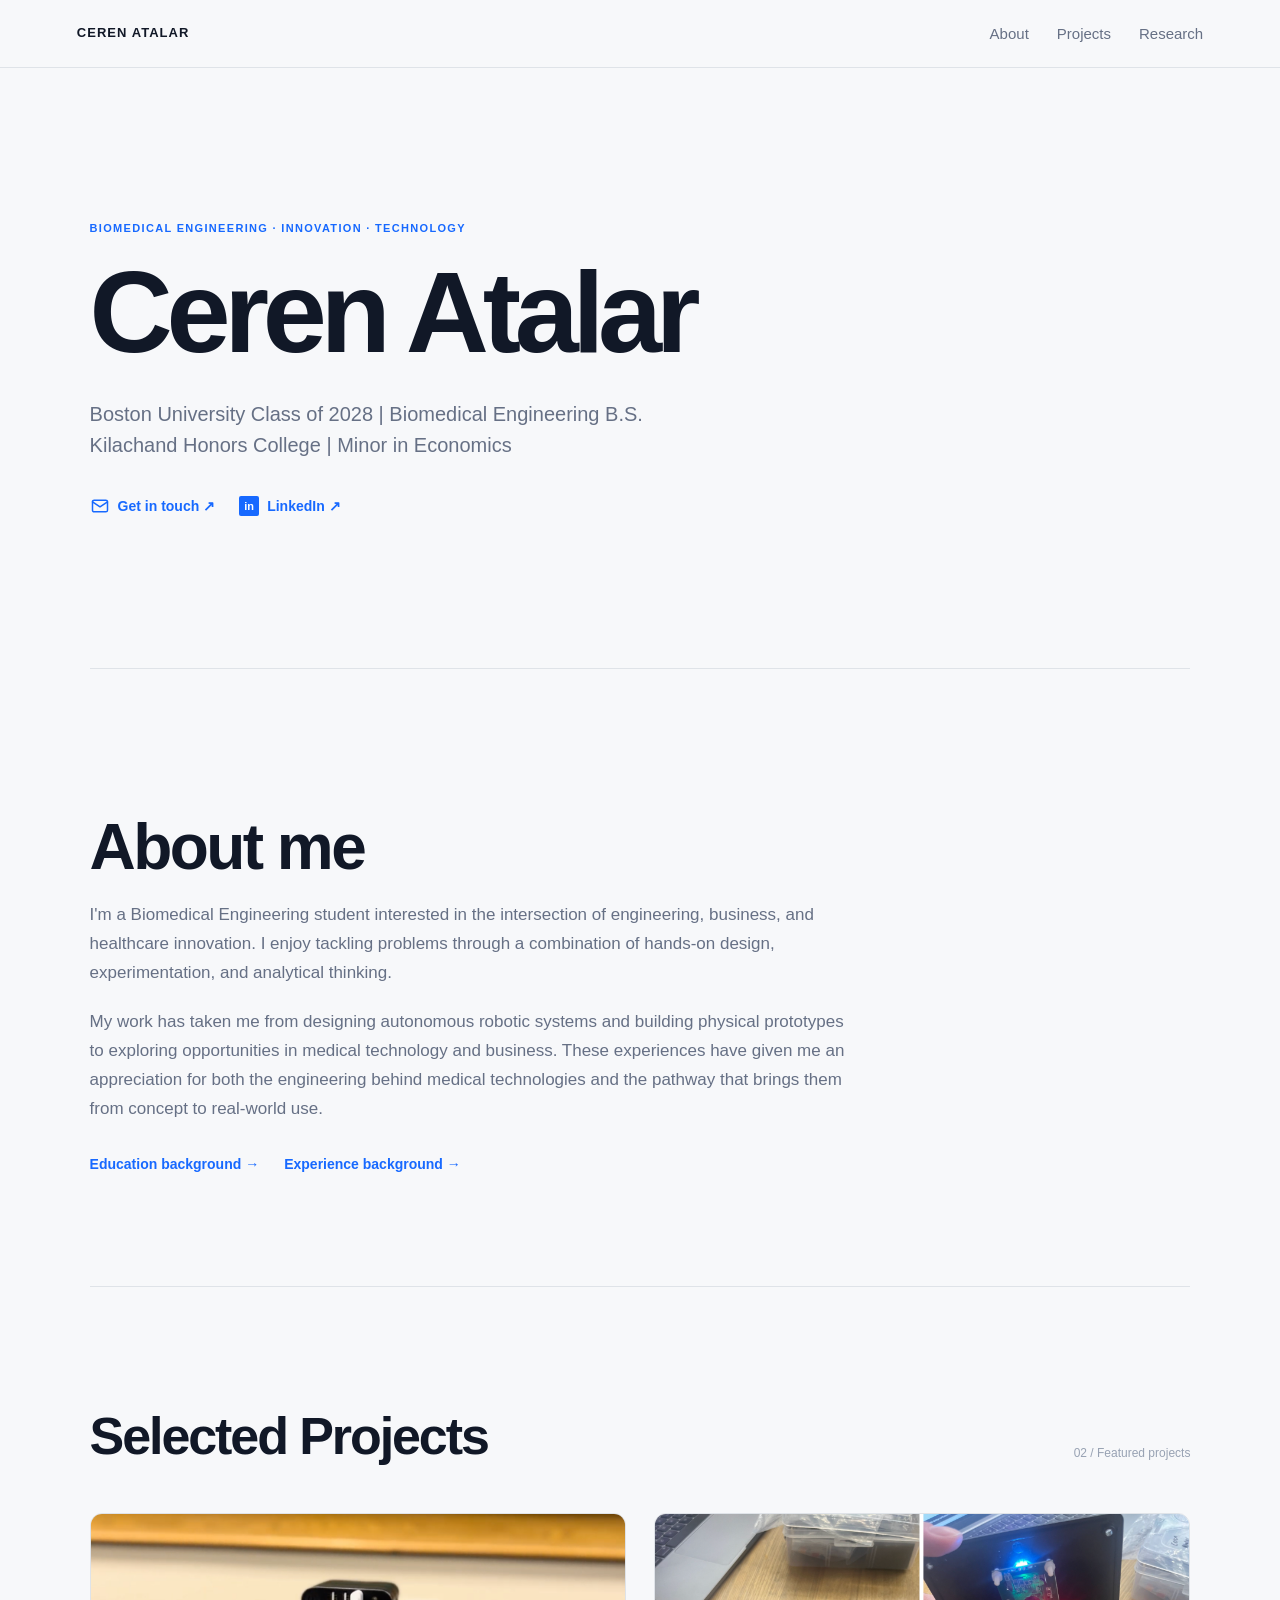
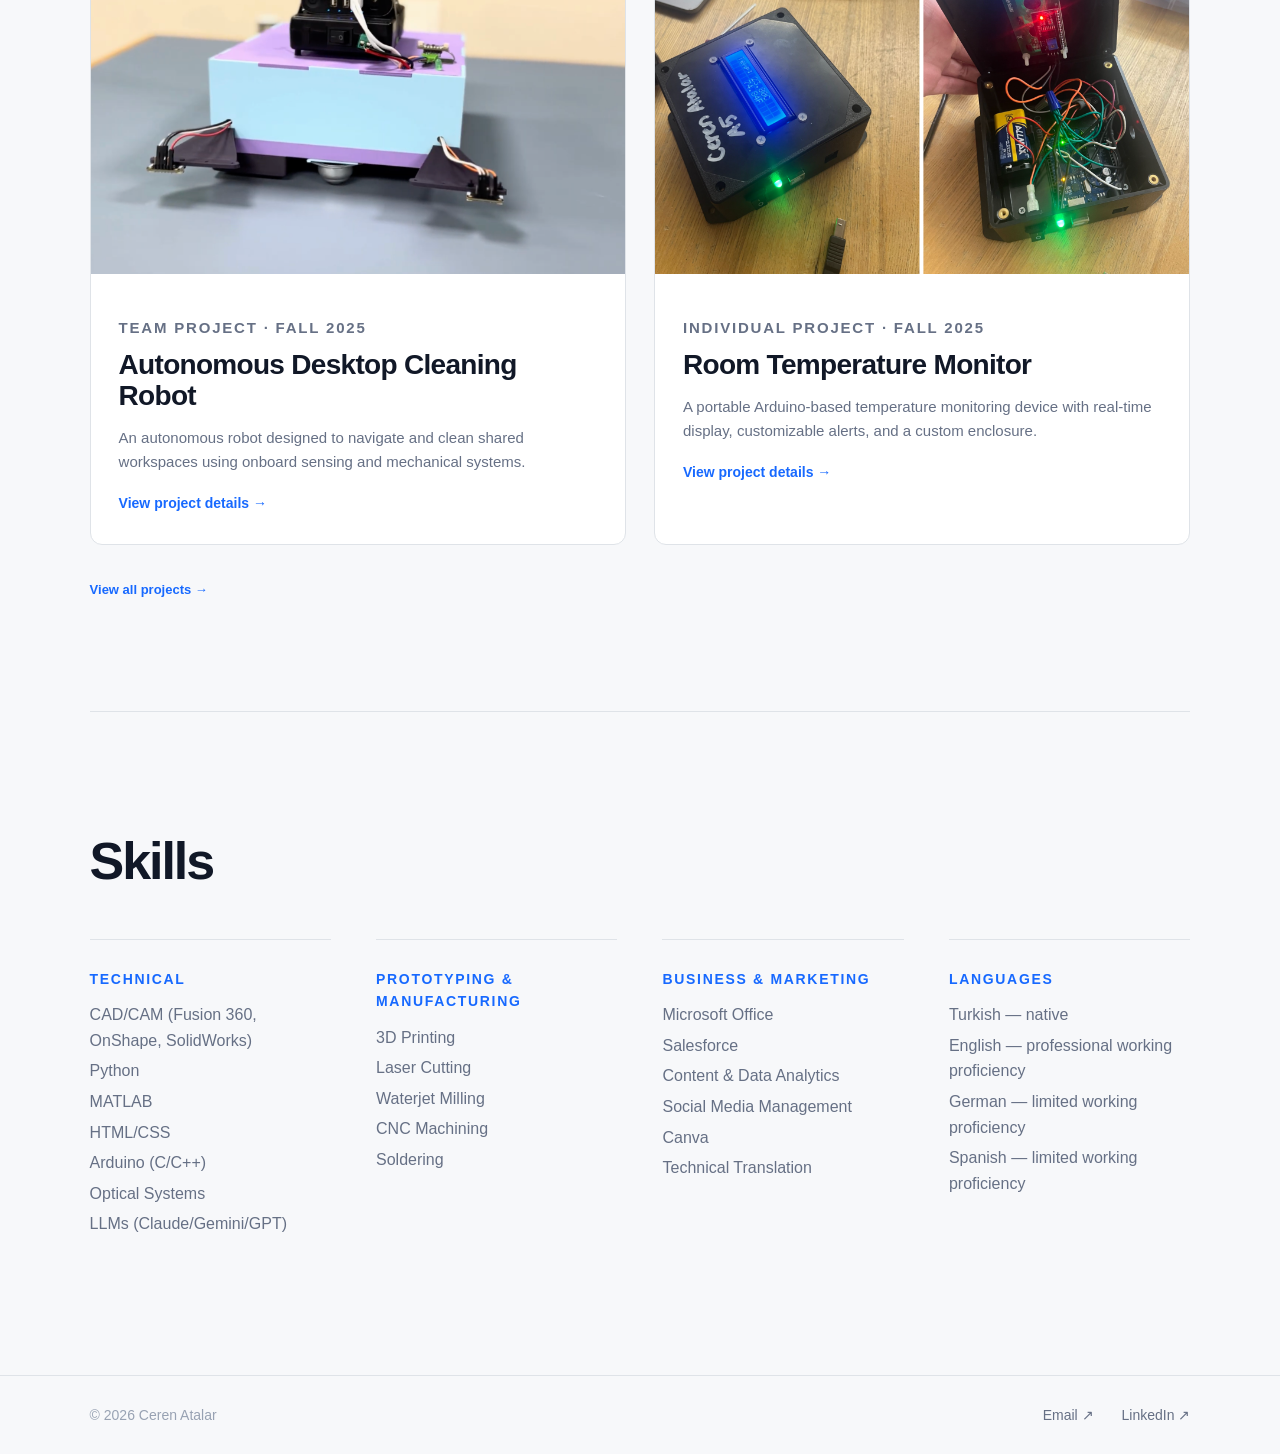
<file: index.html>
<!DOCTYPE html>
<html lang="en">
<head>
    <meta charset="UTF-8">
    <meta name="viewport" content="width=device-width, initial-scale=1.0">

    <title>Ceren Atalar | Biomedical Engineering</title>

    <link rel="stylesheet" href="style.css">
</head>

<body>

    <!-- Navigation -->
    <header class="navbar">
        <a href="#" class="logo">CEREN ATALAR</a>

        <nav>
            <a href="index.html">About</a>
            <a href="projects.html">Projects</a>
            <a href="research.html">Research</a>
        </nav>
    </header>


    <main>

        <!-- HERO -->
        <section class="hero">

            <div class="hero-content">

                <p class="eyebrow">BIOMEDICAL ENGINEERING · INNOVATION · TECHNOLOGY</p>

                <h1>Ceren Atalar</h1>

                <p class="hero-subtitle">
                    Boston University Class of 2028 | Biomedical Engineering B.S. <br>
                    Kilachand Honors College | Minor in Economics
                </p>
                

                <div class="hero-links">

                    <a href="mailto:ceren.atalar11@gmail.com">
                        <svg class="hero-icon" viewBox="0 0 24 24" aria-hidden="true">
                            <rect x="3" y="5" width="18" height="14" rx="2"></rect>
                            <polyline points="3,7 12,13 21,7"></polyline>
                        </svg>
                        <span>Get in touch ↗</span>
                    </a>

                    <a href="https://www.linkedin.com/in/ceren-atalar/" target="_blank">
                        <span class="linkedin-icon">in</span>
                        <span>LinkedIn ↗</span>
                    </a>

                </div>

            </div>

        </section>


        <!-- ABOUT -->
        <section id="about" class="section about">

            <div class="section-content">

                <h2>About me</h2>

                <p>
                    I'm a Biomedical Engineering student interested in the intersection
                    of engineering, business, and healthcare innovation. I enjoy tackling
                    problems through a combination of hands-on design, experimentation,
                    and analytical thinking.
                </p>

                <p>
                    My work has taken me from designing autonomous robotic systems and
                    building physical prototypes to exploring opportunities in medical
                    technology and business. These experiences have given me
                    an appreciation for both the engineering behind medical technologies
                    and the pathway that brings them from concept to real-world use.
                </p>

                <div class="text-links">
                    <a href="education.html">Education background →</a>
                    <a href="experience.html">Experience background →</a>
                </div>

            </div>

        </section>


        <!-- PROJECTS -->
        <section id="projects" class="section projects">

            <div class="section-heading">

                <div>
                    <div class="section-label"></div>
                    <h2>Selected Projects</h2>
                </div>

                <span class="project-count">02 / Featured projects</span>

            </div>


            <div class="project-grid">

                <!-- PROJECT 1 -->
                <article class="project-card">

                    <div class="project-image">
                        <img src="images/robot/robot-main.png"
                             alt="Autonomous desktop cleaning robot">
                    </div>

                    <div class="project-info">

                        <p class="project-type">
                            TEAM PROJECT · FALL 2025
                        </p>

                        <h3>Autonomous Desktop Cleaning Robot</h3>

                        <p>
                            An autonomous robot designed to navigate and clean shared
                            workspaces using onboard sensing and mechanical systems.
                        </p>

                        <a href="robot.html" class="project-link">
                            View project details →
                        </a>

                    </div>

                </article>


                <!-- PROJECT 2 -->
                <article class="project-card">

                    <div class="project-image">
                        <img src="images/temp-sensor/temp-main.png"
                             alt="Room temperature monitoring device">
                    </div>

                    <div class="project-info">

                        <p class="project-type">
                            INDIVIDUAL PROJECT · FALL 2025
                        </p>

                        <h3>Room Temperature Monitor</h3>

                        <p>
                            A portable Arduino-based temperature monitoring device with
                            real-time display, customizable alerts, and a custom enclosure.
                        </p>

                        <a href="temp-sensor.html" class="project-link">
                            View project details →
                        </a>

                    </div>

                </article>

            </div>


            <a href="projects.html" class="all-projects">
                View all projects →
            </a>

        </section>


        <!-- SKILLS -->
        <section id="skills" class="section skills">

            <h2>Skills</h2>

            <div class="skills-grid">

                <div class="skill-group">
                    <p class="skill-title">TECHNICAL</p>
                    <p>CAD/CAM (Fusion 360, OnShape, SolidWorks)</p>
                    <p>Python</p>
                    <p>MATLAB</p>
                    <p>HTML/CSS</p>
                    <p>Arduino (C/C++)</p>
                    <p>Optical Systems</p>
                    <p>LLMs (Claude/Gemini/GPT)</p>
                </div>


                <div class="skill-group">
                    <p class="skill-title">PROTOTYPING & MANUFACTURING</p>
                    <p>3D Printing</p>
                    <p>Laser Cutting</p>
                    <p>Waterjet Milling</p>
                    <p>CNC Machining</p>
                    <p>Soldering</p>
                </div>


                <div class="skill-group">
                    <p class="skill-title">BUSINESS & MARKETING</p>
                    <p>Microsoft Office</p>
                    <p>Salesforce</p>
                    <p>Content & Data Analytics</p>
                    <p>Social Media Management</p>
                    <p>Canva</p>
                    <p>Technical Translation</p>
                </div>


                <div class="skill-group">
                    <p class="skill-title">LANGUAGES</p>
                    <p>Turkish — native</p>
                    <p>English — professional working proficiency</p>
                    <p>German — limited working proficiency</p>
                    <p>Spanish — limited working proficiency</p>
                </div>

            </div>

        </section>

    </main>


    <!-- FOOTER -->
    <footer>
        <div class="footer-left">
            © 2026 Ceren Atalar
        </div>

        <div class="footer-links">
            <a href="mailto:ceren.atalar11@gmail.com">Email ↗</a>
            <a href="https://www.linkedin.com/in/ceren-atalar/" target="_blank">LinkedIn ↗</a>
        </div>
    </footer>


    <script src="script.js"></script>

</body>
</html>
</file>
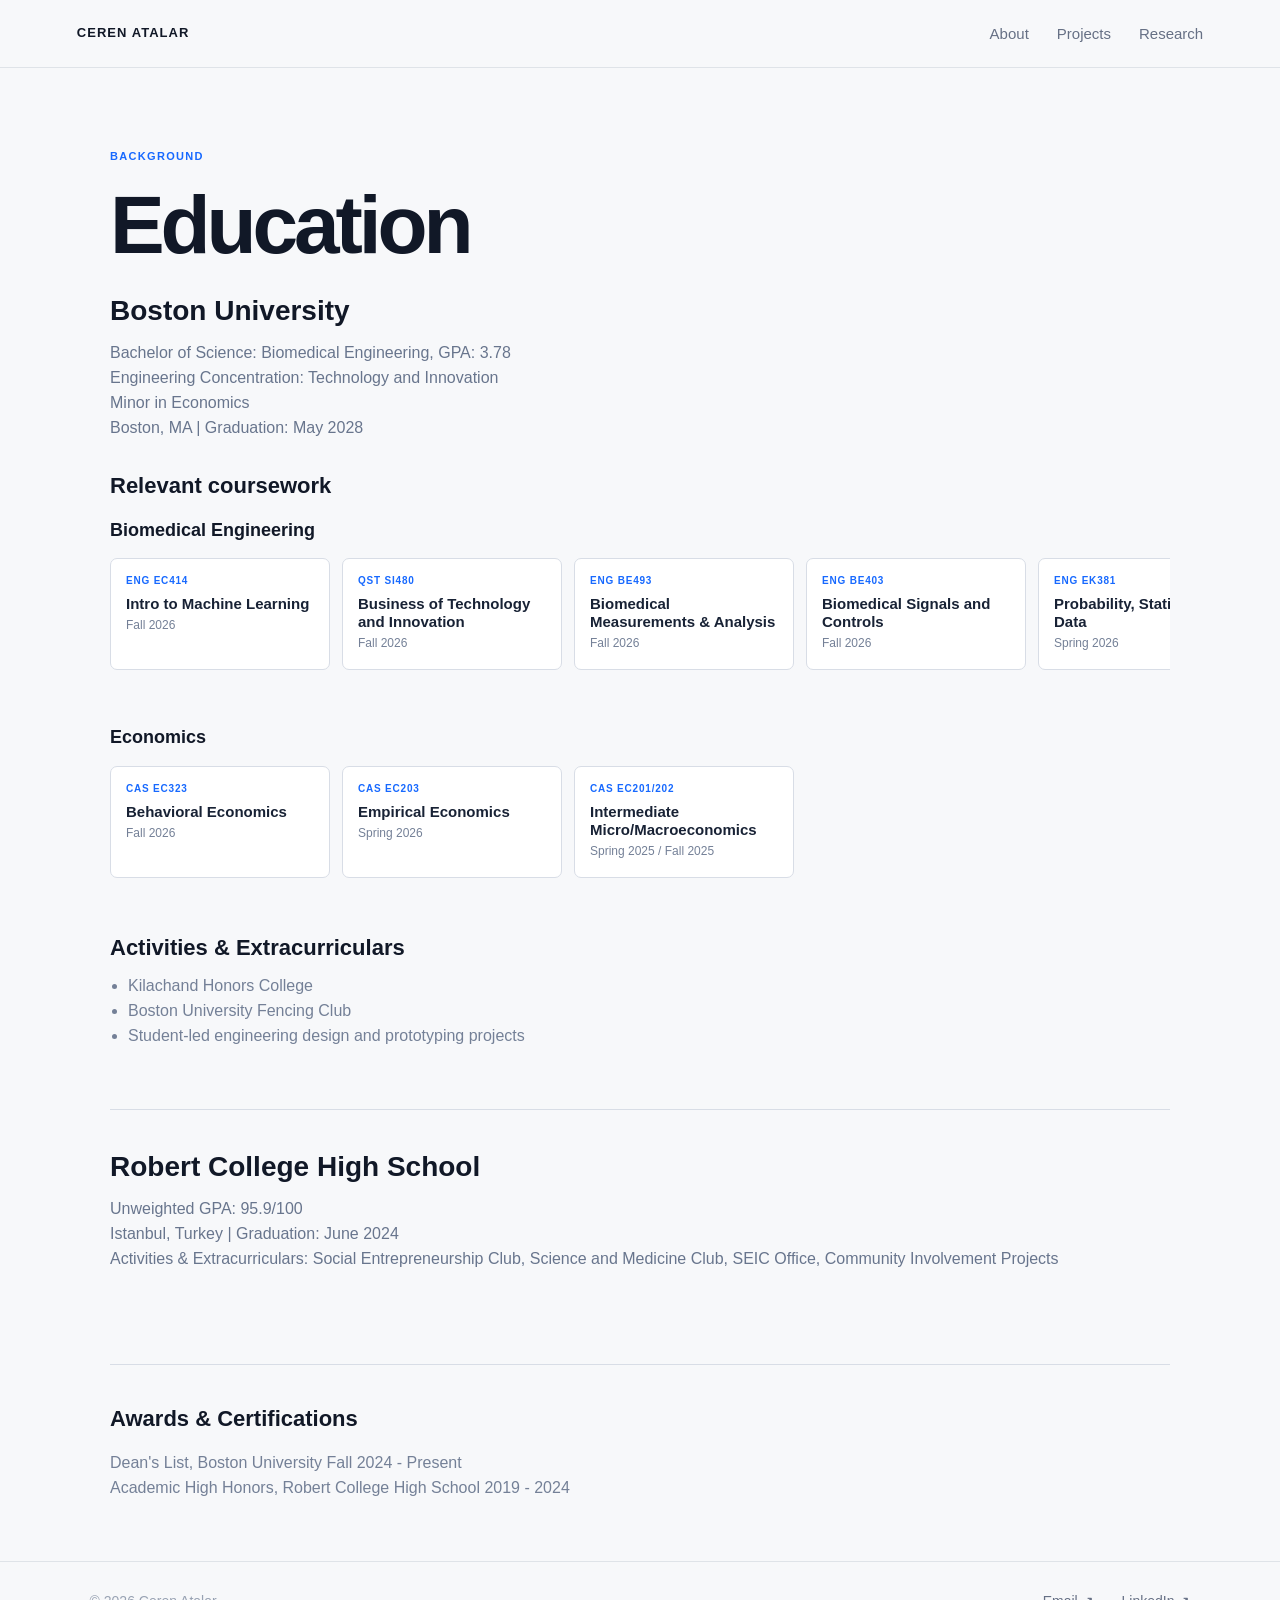
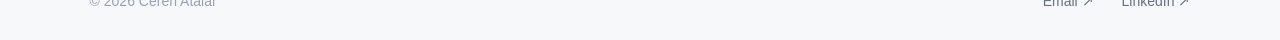
<file: education.html>
<!DOCTYPE html>
<html lang="en">

<head>
    <meta charset="UTF-8">
    <meta name="viewport" content="width=device-width, initial-scale=1.0">

    <title>Education — Ceren Atalar</title>

    <link rel="stylesheet" href="style.css">
</head>


<body>

    <!-- NAVIGATION -->
    <header class="navbar">

        <a href="index.html" class="logo">
            CEREN ATALAR
        </a>

        <nav>
            <a href="index.html">About</a>
            <a href="projects.html">Projects</a>
            <a href="research.html">Research</a>
        </nav>

    </header>


    <!-- EDUCATION -->
    <main>

        <section class="page-header">

            <p class="section-label">BACKGROUND</p>

            <h1>Education</h1>

        </section>


        <!-- BOSTON UNIVERSITY -->
        <section class="education-section">

            <h2>Boston University</h2>

            <div class="education-details">

                <p>
                    Bachelor of Science: Biomedical Engineering, GPA: 3.78
                </p>

                <p>
                    Engineering Concentration: Technology and Innovation
                </p>

                <p>
                    Minor in Economics
                </p>

                <p>
                    Boston, MA | Graduation: May 2028
                </p>

            </div>


            <!-- RELEVANT COURSEWORK -->
            <div class="coursework-section">

                <h3>Relevant coursework</h3>


                <!-- BIOMEDICAL ENGINEERING -->
                <div class="coursework-category">

                    <h4>Biomedical Engineering</h4>

                    <div class="course-scroll">


                        <!-- FALL 2026 -->
                        <div class="course-card">

                            <p class="course-code">
                                ENG EC414
                            </p>

                            <h5>
                                Intro to Machine Learning
                            </h5>

                            <p class="course-semester">
                                Fall 2026
                            </p>

                        </div>


                        <div class="course-card">

                            <p class="course-code">
                                QST SI480
                            </p>

                            <h5>
                                Business of Technology and Innovation
                            </h5>

                            <p class="course-semester">
                                Fall 2026
                            </p>

                        </div>


                        <div class="course-card">

                            <p class="course-code">
                                ENG BE493
                            </p>

                            <h5>
                                Biomedical Measurements & Analysis
                            </h5>

                            <p class="course-semester">
                                Fall 2026
                            </p>

                        </div>


                        <div class="course-card">

                            <p class="course-code">
                                ENG BE403
                            </p>

                            <h5>
                                Biomedical Signals and Controls
                            </h5>

                            <p class="course-semester">
                                Fall 2026
                            </p>

                        </div>


                        <!-- SPRING 2026 -->
                        <div class="course-card">

                            <p class="course-code">
                                ENG EK381
                            </p>

                            <h5>
                                Probability, Statistics, and Data
                            </h5>

                            <p class="course-semester">
                                Spring 2026
                            </p>

                        </div>


                        <div class="course-card">

                            <p class="course-code">
                                CAS BI315
                            </p>

                            <h5>
                                Systems Physiology
                            </h5>

                            <p class="course-semester">
                                Spring 2026
                            </p>

                        </div>


                        <div class="course-card">

                            <p class="course-code">
                                ENG EK307
                            </p>

                            <h5>
                                Electric Circuits
                            </h5>

                            <p class="course-semester">
                                Spring 2026
                            </p>

                        </div>


                        <!-- FALL 2025 -->
                        <div class="course-card">

                            <p class="course-code">
                                ENG BE209
                            </p>

                            <h5>
                                Principal Molecular Biology & Biotechnology
                            </h5>

                            <p class="course-semester">
                                Fall 2025
                            </p>

                        </div>


                        <div class="course-card">

                            <p class="course-code">
                                ENG EK301
                            </p>

                            <h5>
                                Engineering Mechanics
                            </h5>

                            <p class="course-semester">
                                Fall 2025
                            </p>

                        </div>


                        <div class="course-card">

                            <p class="course-code">
                                ENG EK103
                            </p>

                            <h5>
                                Computational Linear Algebra
                            </h5>

                            <p class="course-semester">
                                Fall 2025
                            </p>

                        </div>


                        <div class="course-card">

                            <p class="course-code">
                                ENG EK210
                            </p>

                            <h5>
                                Engineering Design
                            </h5>

                            <p class="course-semester">
                                Fall 2025
                            </p>

                        </div>


                        <!-- FALL 2024 / SPRING 2025 -->
                        <div class="course-card">

                            <p class="course-code">
                                CAS CH101/102
                            </p>

                            <h5>
                                General Chemistry
                            </h5>

                            <p class="course-semester">
                                Fall 2024 / Spring 2025
                            </p>

                        </div>


                        <!-- FALL 2024 -->
                        <div class="course-card">

                            <p class="course-code">
                                ENG EK121/122
                            </p>

                            <h5>
                                Programming for Engineers
                            </h5>

                            <p class="course-semester">
                                Fall 2024
                            </p>

                        </div>


                    </div>

                </div>


                <!-- ECONOMICS -->
                <div class="coursework-category">

                    <h4>Economics</h4>

                    <div class="course-scroll">


                        <!-- FALL 2026 -->
                        <div class="course-card">

                            <p class="course-code">
                                CAS EC323
                            </p>

                            <h5>
                                Behavioral Economics
                            </h5>

                            <p class="course-semester">
                                Fall 2026
                            </p>

                        </div>


                        <!-- SPRING 2026 -->
                        <div class="course-card">

                            <p class="course-code">
                                CAS EC203
                            </p>

                            <h5>
                                Empirical Economics
                            </h5>

                            <p class="course-semester">
                                Spring 2026
                            </p>

                        </div>


                        <!-- SPRING 2025 / FALL 2025 -->
                        <div class="course-card">

                            <p class="course-code">
                                CAS EC201/202
                            </p>

                            <h5>
                                Intermediate Micro/Macroeconomics
                            </h5>

                            <p class="course-semester">
                                Spring 2025 / Fall 2025
                            </p>

                        </div>


                    </div>

                </div>

            </div>


            <!-- ACTIVITIES -->
            <div class="education-subsection">

                <h3>Activities & Extracurriculars</h3>

                <ul>
                    
                    <li>Kilachand Honors College</li>
                    <li>Boston University Fencing Club</li>
                    <li>Student-led engineering design and prototyping projects</li>
                </ul>

            </div>

        </section>


        <!-- ROBERT COLLEGE -->
        <section class="education-section education-divider">

            <h2>Robert College High School</h2>

            <div class="education-details">

                <p>
                    Unweighted GPA: 95.9/100
                </p>

                <p>
                    Istanbul, Turkey | Graduation: June 2024
                </p>

                <p>
                    Activities & Extracurriculars: Social Entrepreneurship Club,
                    Science and Medicine Club, SEIC Office, Community Involvement Projects
                </p>

            </div>

        </section>


        <!-- AWARDS -->
        <section class="education-section education-divider">

            <h3>Awards & Certifications</h3>

            <p class="education-placeholder">
                Dean's List, Boston University Fall 2024 - Present
            </p>
            <p class="education-placeholder">
                Academic High Honors, Robert College High School 2019 - 2024
            </p>

        </section>

    </main>


    <!-- FOOTER -->
    <footer>

        <p>
            © 2026 Ceren Atalar
        </p>

        <div class="footer-links">

            <a href="mailto:ceren.atalar11@gmail.com">
                Email ↗
            </a>

            <a href="https://www.linkedin.com/ceren-atalar"
               target="_blank">
                LinkedIn ↗
            </a>

        </div>

    </footer>


</body>

</html>
</file>
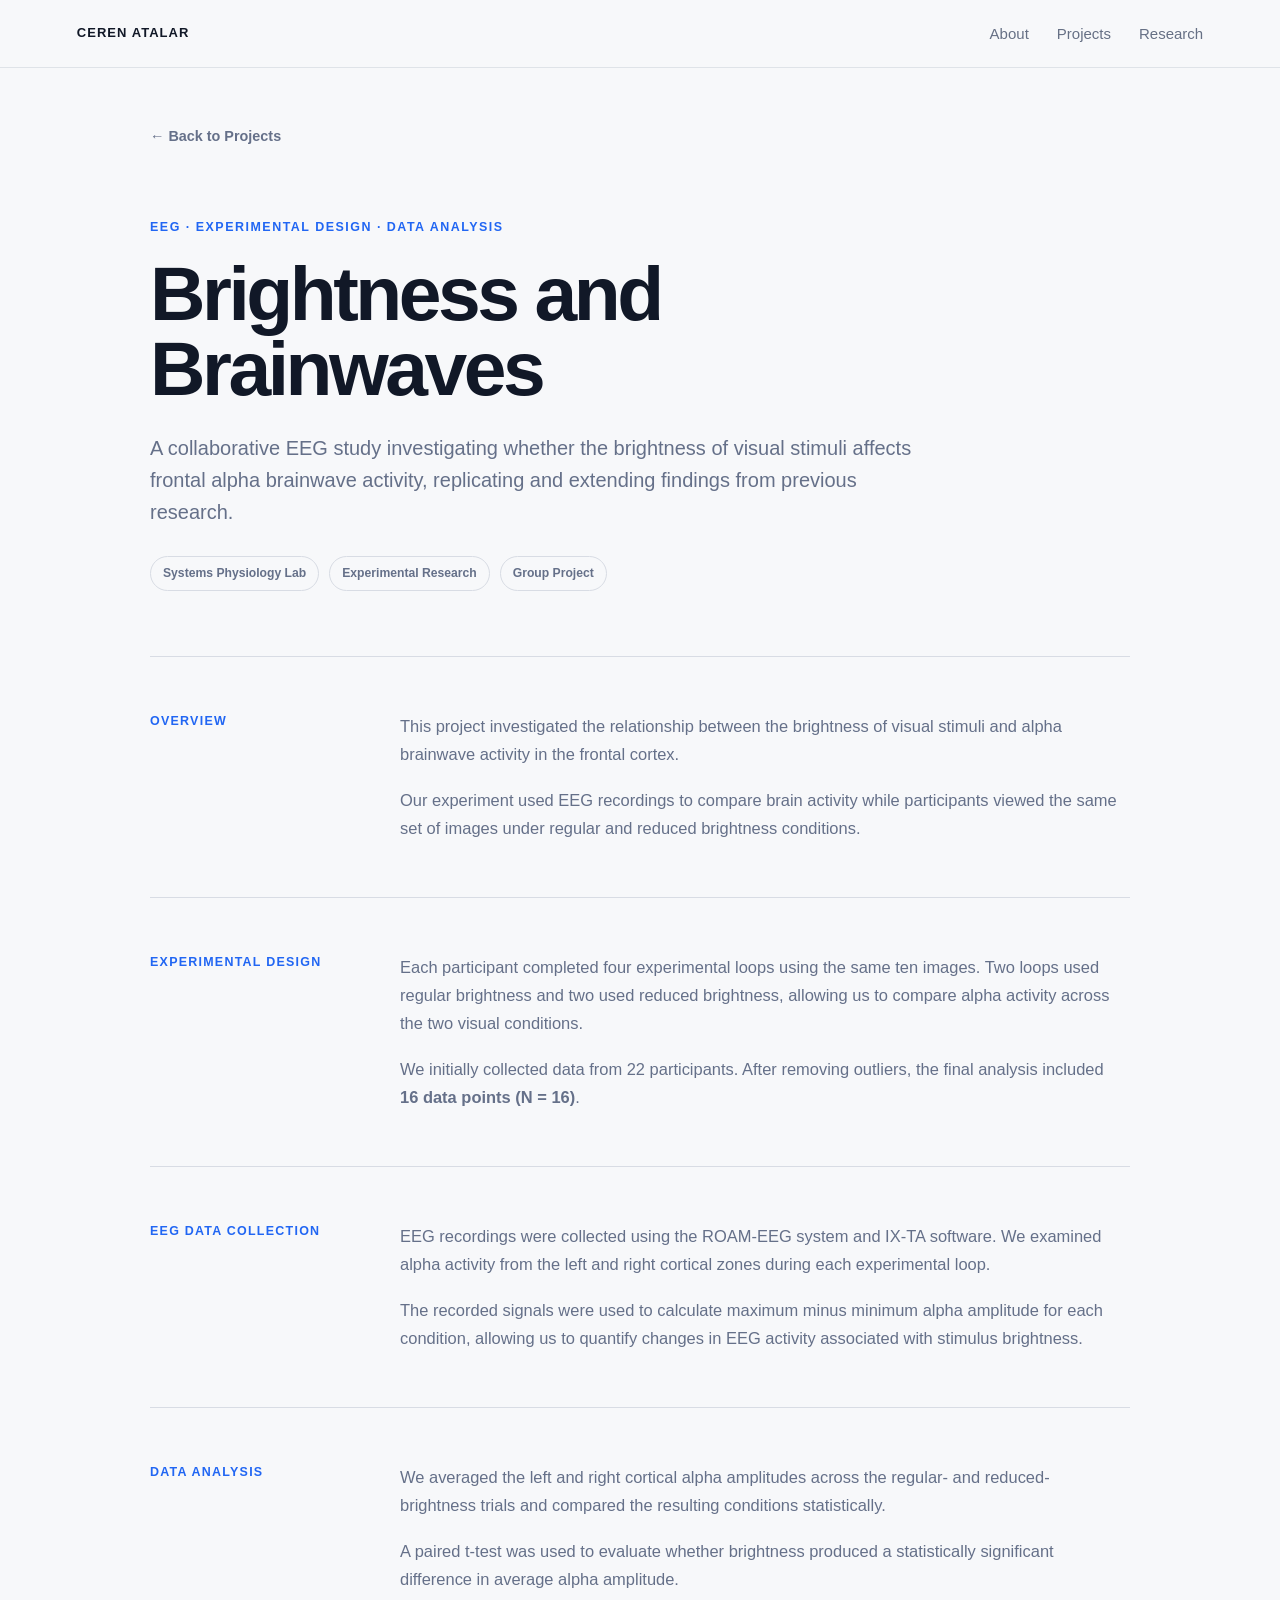
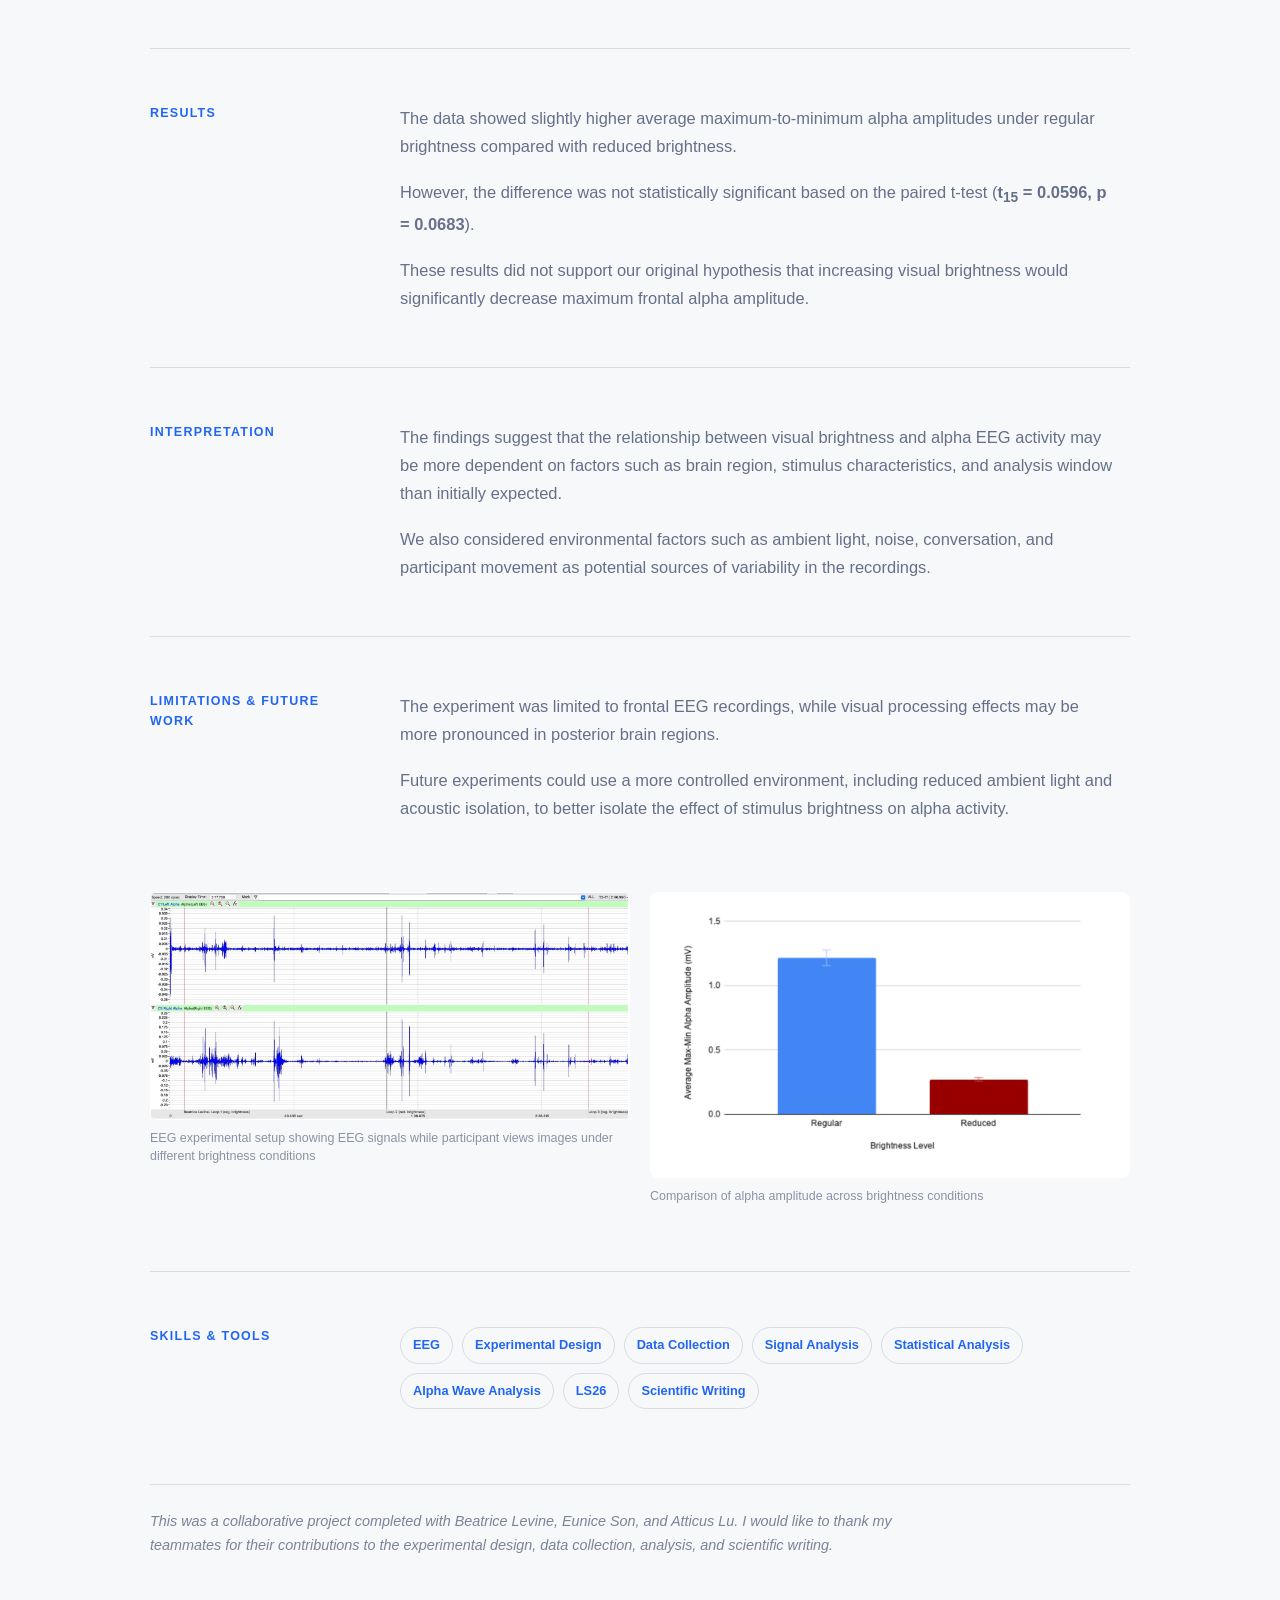
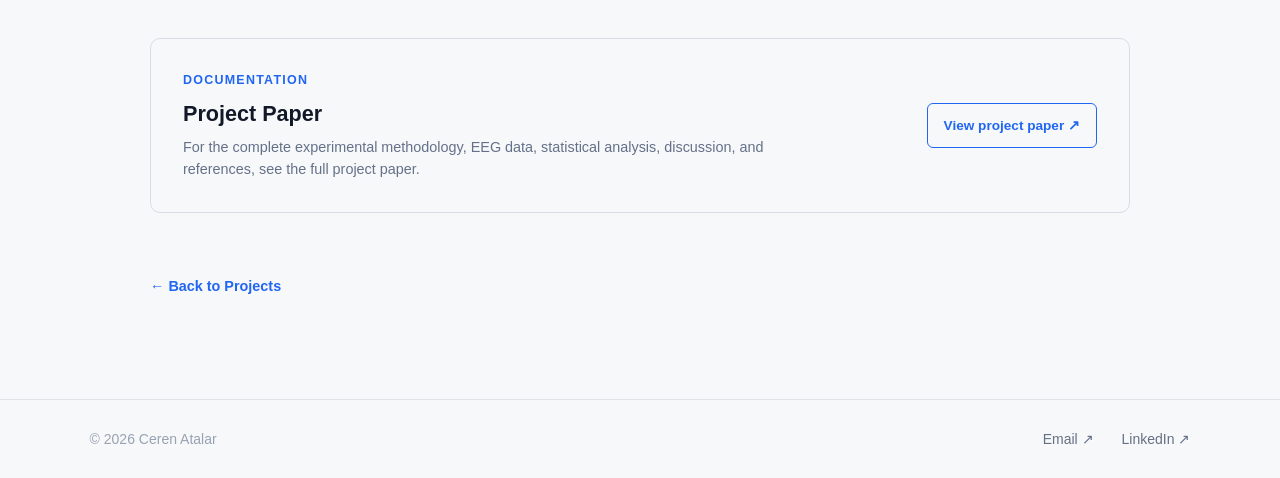
<file: eeg.html>
<!DOCTYPE html>
<html lang="en">

<head>
    <meta charset="UTF-8">
    <meta name="viewport" content="width=device-width, initial-scale=1.0">

    <title>Brightness and Brainwaves — Ceren Atalar</title>

    <link rel="stylesheet" href="style.css">
</head>


<body>

    <!-- NAVIGATION -->
    <header class="navbar">

        <a href="index.html" class="logo">
            CEREN ATALAR
        </a>

        <nav>
            <a href="index.html">About</a>
            <a href="projects.html">Projects</a>
            <a href="research.html">Research</a>
        </nav>

    </header>


    <!-- PROJECT PAGE -->
    <main class="project-page">


        <!-- BACK LINK -->
        <a href="projects.html" class="project-back">
            ← Back to Projects
        </a>


        <!-- PROJECT HEADER -->
        <section class="project-hero">

            <p class="project-category">
                EEG · EXPERIMENTAL DESIGN · DATA ANALYSIS
            </p>

            <h1>
                Brightness and Brainwaves
            </h1>

            <p class="project-intro">
                A collaborative EEG study investigating whether the brightness
                of visual stimuli affects frontal alpha brainwave activity,
                replicating and extending findings from previous research.
            </p>

            <div class="project-meta">

                <span>
                    Systems Physiology Lab
                </span>

                <span>
                    Experimental Research
                </span>

                <span>
                    Group Project
                </span>

            </div>

        </section>

        <!-- OVERVIEW -->
        <section class="project-section">

            <div class="project-section-label">
                OVERVIEW
            </div>

            <div class="project-section-content">

                <p>
                    This project investigated the relationship between the
                    brightness of visual stimuli and alpha brainwave activity
                    in the frontal cortex.
                </p>

                <p>
                    Our experiment used EEG recordings to compare brain
                    activity while participants viewed the same set of images
                    under regular and reduced brightness conditions.
                </p>

            </div>

        </section>


        <!-- EXPERIMENTAL DESIGN -->
        <section class="project-section">

            <div class="project-section-label">
                EXPERIMENTAL DESIGN
            </div>

            <div class="project-section-content">

                <p>
                    Each participant completed four experimental loops using
                    the same ten images. Two loops used regular brightness and
                    two used reduced brightness, allowing us to compare alpha
                    activity across the two visual conditions.
                </p>

                <p>
                    We initially collected data from 22 participants. After
                    removing outliers, the final analysis included
                    <strong>16 data points (N = 16)</strong>.
                </p>

            </div>

        </section>


        <!-- EEG DATA COLLECTION -->
        <section class="project-section">

            <div class="project-section-label">
                EEG DATA COLLECTION
            </div>

            <div class="project-section-content">

                <p>
                    EEG recordings were collected using the ROAM-EEG system
                    and IX-TA software. We examined alpha activity from the
                    left and right cortical zones during each experimental
                    loop.
                </p>

                <p>
                    The recorded signals were used to calculate maximum
                    minus minimum alpha amplitude for each condition, allowing
                    us to quantify changes in EEG activity associated with
                    stimulus brightness.
                </p>

            </div>

        </section>


        <!-- DATA ANALYSIS -->
        <section class="project-section">

            <div class="project-section-label">
                DATA ANALYSIS
            </div>

            <div class="project-section-content">

                <p>
                    We averaged the left and right cortical alpha amplitudes
                    across the regular- and reduced-brightness trials and
                    compared the resulting conditions statistically.
                </p>

                <p>
                    A paired t-test was used to evaluate whether brightness
                    produced a statistically significant difference in
                    average alpha amplitude.
                </p>

            </div>

        </section>


        <!-- RESULTS -->
        <section class="project-section">

            <div class="project-section-label">
                RESULTS
            </div>

            <div class="project-section-content">

                <p>
                    The data showed slightly higher average maximum-to-minimum
                    alpha amplitudes under regular brightness compared with
                    reduced brightness.
                </p>

                <p>
                    However, the difference was not statistically significant
                    based on the paired t-test
                    (<strong>t<sub>15</sub> = 0.0596, p = 0.0683</strong>).
                </p>

                <p>
                    These results did not support our original hypothesis that
                    increasing visual brightness would significantly decrease
                    maximum frontal alpha amplitude.
                </p>

            </div>

        </section>


        <!-- INTERPRETATION -->
        <section class="project-section">

            <div class="project-section-label">
                INTERPRETATION
            </div>

            <div class="project-section-content">

                <p>
                    The findings suggest that the relationship between visual
                    brightness and alpha EEG activity may be more dependent on
                    factors such as brain region, stimulus characteristics,
                    and analysis window than initially expected.
                </p>

                <p>
                    We also considered environmental factors such as ambient
                    light, noise, conversation, and participant movement as
                    potential sources of variability in the recordings.
                </p>

            </div>

        </section>


        <!-- LIMITATIONS -->
        <section class="project-section">

            <div class="project-section-label">
                LIMITATIONS & FUTURE WORK
            </div>

            <div class="project-section-content">

                <p>
                    The experiment was limited to frontal EEG recordings,
                    while visual processing effects may be more pronounced in
                    posterior brain regions.
                </p>

                <p>
                    Future experiments could use a more controlled environment,
                    including reduced ambient light and acoustic isolation,
                    to better isolate the effect of stimulus brightness on
                    alpha activity.
                </p>

            </div>

        </section>


        <!-- PROJECT GALLERY -->
        <section class="project-gallery">

            <div class="project-gallery-grid">

                <figure>

                    <img
                        src="images/eeg/eeg-data-collection.png"
                        alt="EEG experimental setup"
                    >

                    <figcaption>
                        EEG experimental setup showing EEG signals while participant views images under different brightness conditions 
                    </figcaption>

                </figure>


                <figure>

                    <img
                        src="images/eeg/eeg-alpha-vs-brightness.png"
                        alt="EEG alpha amplitude results"
                    >

                    <figcaption>
                        Comparison of alpha amplitude across brightness conditions
                    </figcaption>

                </figure>

            </div>

        </section>


        <!-- SKILLS -->
        <section class="project-section project-skills-section">

            <div class="project-section-label">
                SKILLS & TOOLS
            </div>

            <div class="project-skills">

                <span>EEG</span>
                <span>Experimental Design</span>
                <span>Data Collection</span>
                <span>Signal Analysis</span>
                <span>Statistical Analysis</span>
                <span>Alpha Wave Analysis</span>
                <span>LS26</span>
                <span>Scientific Writing</span>

            </div>

        </section>


        <!-- TEAM ACKNOWLEDGEMENT -->
        <section class="project-team">

            <p>
                This was a collaborative project completed with Beatrice
                Levine, Eunice Son, and Atticus Lu. I would like to thank my
                teammates for their contributions to the experimental design,
                data collection, analysis, and scientific writing.
            </p>

        </section>


        <!-- PROJECT REPORT -->
        <section class="project-report">

            <div>

                <p class="project-section-label">
                    DOCUMENTATION
                </p>

                <h2>
                    Project Paper
                </h2>

                <p>
                    For the complete experimental methodology, EEG data,
                    statistical analysis, discussion, and references, see the
                    full project paper.
                </p>

            </div>

            <!-- Replace with your actual PDF link -->
            <a
                href="documents/EEG-brightness-and-brainwaves.pdf"
                target="_blank"
                class="project-report-link"
            >
                View project paper ↗
            </a>

        </section>


        <!-- BACK TO PROJECTS -->
        <div class="project-bottom-link">

            <a href="projects.html">
                ← Back to Projects
            </a>

        </div>


    </main>


    <!-- FOOTER -->
    <footer>

        <p>
            © 2026 Ceren Atalar
        </p>

        <div class="footer-links">

            <a href="mailto:ceren.atalar11@gmail.com">
                Email ↗
            </a>

            <a
                href="https://www.linkedin.com/in/ceren-atalar/"
                target="_blank"
            >
                LinkedIn ↗
            </a>

        </div>

    </footer>


</body>

</html>
</file>
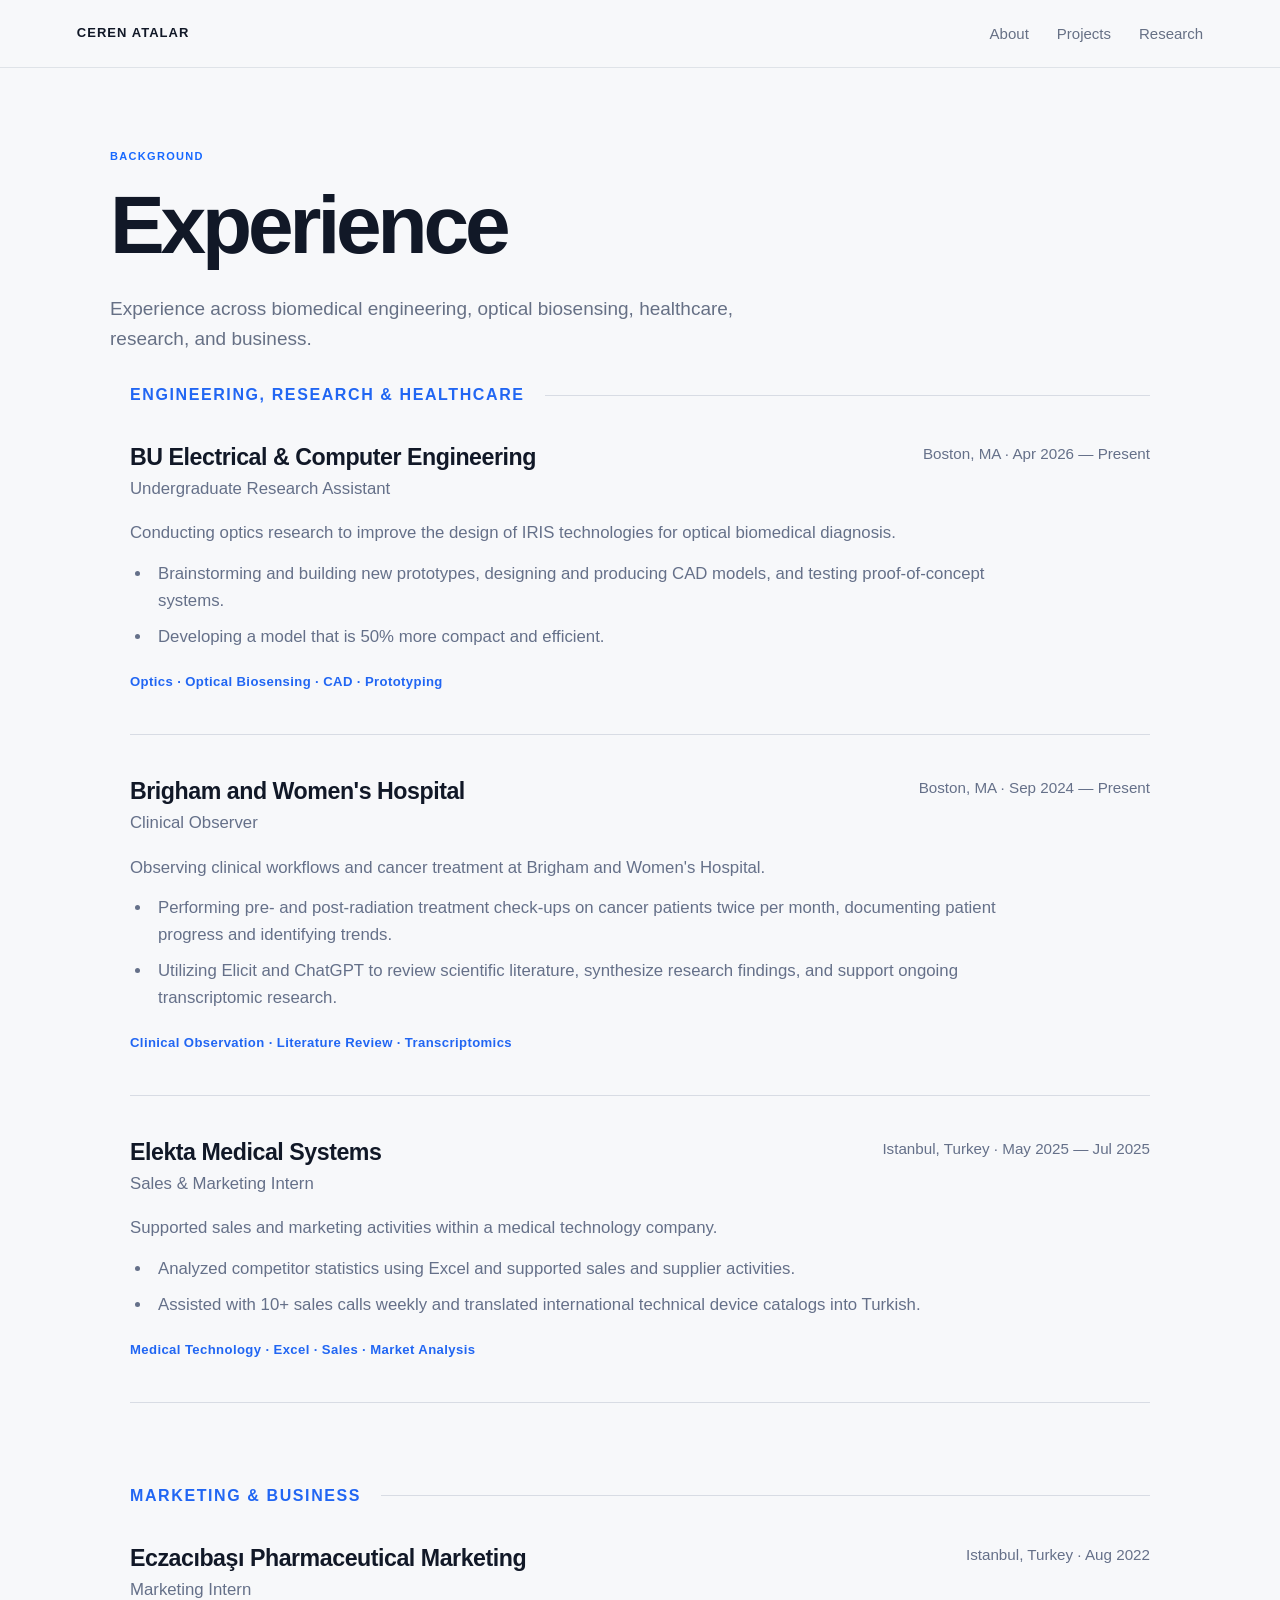
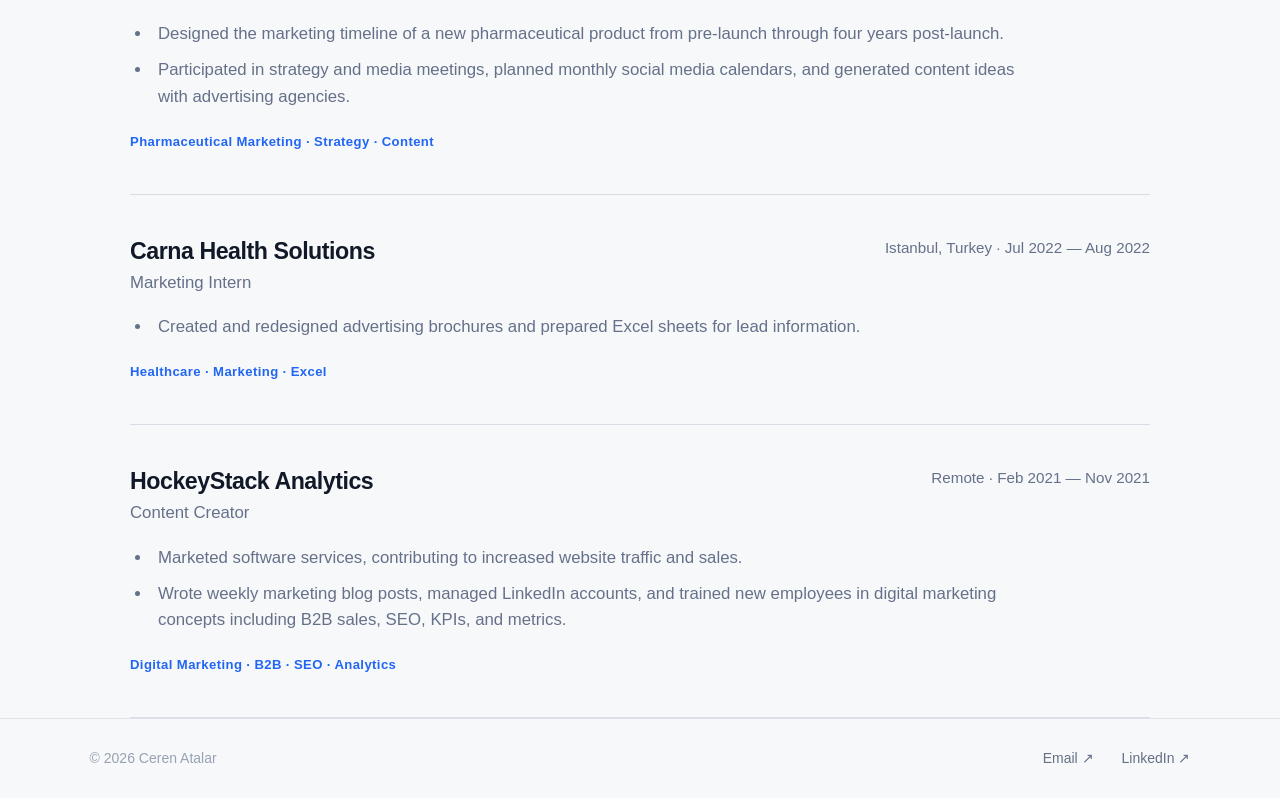
<file: experience.html>
<!DOCTYPE html>
<html lang="en">

<head>
    <meta charset="UTF-8">
    <meta name="viewport" content="width=device-width, initial-scale=1.0">

    <title>Experience — Ceren Atalar</title>

    <link rel="stylesheet" href="style.css">
</head>


<body>

    <!-- NAVIGATION -->
    <header class="navbar">

        <a href="index.html" class="logo">
            CEREN ATALAR
        </a>

        <nav>
            <a href="index.html">About</a>
            <a href="projects.html">Projects</a>
            <a href="research.html">Research</a>
        </nav>

    </header>


    <!-- EXPERIENCE -->
    <main>

        <section class="page-header">

            <p class="section-label">BACKGROUND</p>

            <h1>Experience</h1>

            <p class="page-intro">
                Experience across biomedical engineering, optical biosensing,
                healthcare, research, and business.
            </p>

        </section>


        <!-- ENGINEERING EXPERIENCE -->
        <section class="experience-section">

            <div class="experience-section-header">
                <h2>Engineering, Research & Healthcare</h2>
            </div>


            <!-- BU ECE -->
            <article class="experience-entry">

                <div class="experience-entry-main">

                    <div class="experience-entry-heading">

                        <h3>
                            BU Electrical & Computer Engineering
                        </h3>

                        <p class="experience-role">
                            Undergraduate Research Assistant
                        </p>

                    </div>

                    <p class="experience-meta">
                        Boston, MA · Apr 2026 — Present
                    </p>

                </div>


                <div class="experience-content">

                    <p>
                        Conducting optics research to improve the design of
                        IRIS technologies for optical biomedical diagnosis.
                    </p>

                    <ul>

                        <li>
                            Brainstorming and building new prototypes,
                            designing and producing CAD models, and testing
                            proof-of-concept systems.
                        </li>

                        <li>
                            Developing a model that is 50% more compact and
                            efficient.
                        </li>

                    </ul>

                    <p class="experience-skills">
                        Optics · Optical Biosensing · CAD · Prototyping
                    </p>

                </div>

            </article>


            <!-- BRIGHAM -->
            <article class="experience-entry">

                <div class="experience-entry-main">

                    <div class="experience-entry-heading">

                        <h3>
                            Brigham and Women's Hospital
                        </h3>

                        <p class="experience-role">
                            Clinical Observer
                        </p>

                    </div>

                    <p class="experience-meta">
                        Boston, MA · Sep 2024 — Present
                    </p>

                </div>


                <div class="experience-content">

                    <p>
                        Observing clinical workflows and cancer treatment
                        at Brigham and Women's Hospital.
                    </p>

                    <ul>

                        <li>
                            Performing pre- and post-radiation treatment
                            check-ups on cancer patients twice per month,
                            documenting patient progress and identifying
                            trends.
                        </li>

                        <li>
                            Utilizing Elicit and ChatGPT to review scientific
                            literature, synthesize research findings, and
                            support ongoing transcriptomic research.
                        </li>

                    </ul>

                    <p class="experience-skills">
                        Clinical Observation · Literature Review ·
                        Transcriptomics
                    </p>

                </div>

            </article>


            <!-- ELEKTA -->
            <article class="experience-entry">

                <div class="experience-entry-main">

                    <div class="experience-entry-heading">

                        <h3>
                            Elekta Medical Systems
                        </h3>

                        <p class="experience-role">
                            Sales & Marketing Intern
                        </p>

                    </div>

                    <p class="experience-meta">
                        Istanbul, Turkey · May 2025 — Jul 2025
                    </p>

                </div>


                <div class="experience-content">

                    <p>
                        Supported sales and marketing activities within a
                        medical technology company.
                    </p>

                    <ul>

                        <li>
                            Analyzed competitor statistics using Excel and
                            supported sales and supplier activities.
                        </li>

                        <li>
                            Assisted with 10+ sales calls weekly and translated
                            international technical device catalogs into Turkish.
                        </li>

                    </ul>

                    <p class="experience-skills">
                        Medical Technology · Excel · Sales · Market Analysis
                    </p>

                </div>

            </article>

        </section>


        <!-- MARKETING EXPERIENCE -->
        <section class="experience-section experience-divider">

            <div class="experience-section-header">
                <h2>Marketing & Business</h2>
            </div>


            <!-- ECZACIBAŞI -->
            <article class="experience-entry">

                <div class="experience-entry-main">

                    <div class="experience-entry-heading">

                        <h3>
                            Eczacıbaşı Pharmaceutical Marketing
                        </h3>

                        <p class="experience-role">
                            Marketing Intern
                        </p>

                    </div>

                    <p class="experience-meta">
                        Istanbul, Turkey · Aug 2022
                    </p>

                </div>


                <div class="experience-content">

                    <ul>

                        <li>
                            Designed the marketing timeline of a new
                            pharmaceutical product from pre-launch through
                            four years post-launch.
                        </li>

                        <li>
                            Participated in strategy and media meetings,
                            planned monthly social media calendars, and
                            generated content ideas with advertising agencies.
                        </li>

                    </ul>

                    <p class="experience-skills">
                        Pharmaceutical Marketing · Strategy · Content
                    </p>

                </div>

            </article>


            <!-- CARNA -->
            <article class="experience-entry">

                <div class="experience-entry-main">

                    <div class="experience-entry-heading">

                        <h3>
                            Carna Health Solutions
                        </h3>

                        <p class="experience-role">
                            Marketing Intern
                        </p>

                    </div>

                    <p class="experience-meta">
                        Istanbul, Turkey · Jul 2022 — Aug 2022
                    </p>

                </div>


                <div class="experience-content">

                    <ul>

                        <li>
                            Created and redesigned advertising brochures
                            and prepared Excel sheets for lead information.
                        </li>

                    </ul>

                    <p class="experience-skills">
                        Healthcare · Marketing · Excel
                    </p>

                </div>

            </article>


            <!-- HOCKEYSTACK -->
            <article class="experience-entry">

                <div class="experience-entry-main">

                    <div class="experience-entry-heading">

                        <h3>
                            HockeyStack Analytics
                        </h3>

                        <p class="experience-role">
                            Content Creator
                        </p>

                    </div>

                    <p class="experience-meta">
                        Remote · Feb 2021 — Nov 2021
                    </p>

                </div>


                <div class="experience-content">

                    <ul>

                        <li>
                            Marketed software services, contributing to
                            increased website traffic and sales.
                        </li>

                        <li>
                            Wrote weekly marketing blog posts, managed
                            LinkedIn accounts, and trained new employees in
                            digital marketing concepts including B2B sales,
                            SEO, KPIs, and metrics.
                        </li>

                    </ul>

                    <p class="experience-skills">
                        Digital Marketing · B2B · SEO · Analytics
                    </p>

                </div>

            </article>

        </section>


        <!-- FOOTER -->
        <footer>

            <p>
                © 2026 Ceren Atalar
            </p>

            <div class="footer-links">

                <a href="mailto:ceren.atalar11@gmail.com">
                    Email ↗
                </a>

                <a href="https://www.linkedin.com/ceren-atalar"
                   target="_blank">
                    LinkedIn ↗
                </a>

            </div>

        </footer>

    </main>

</body>

</html>
</file>
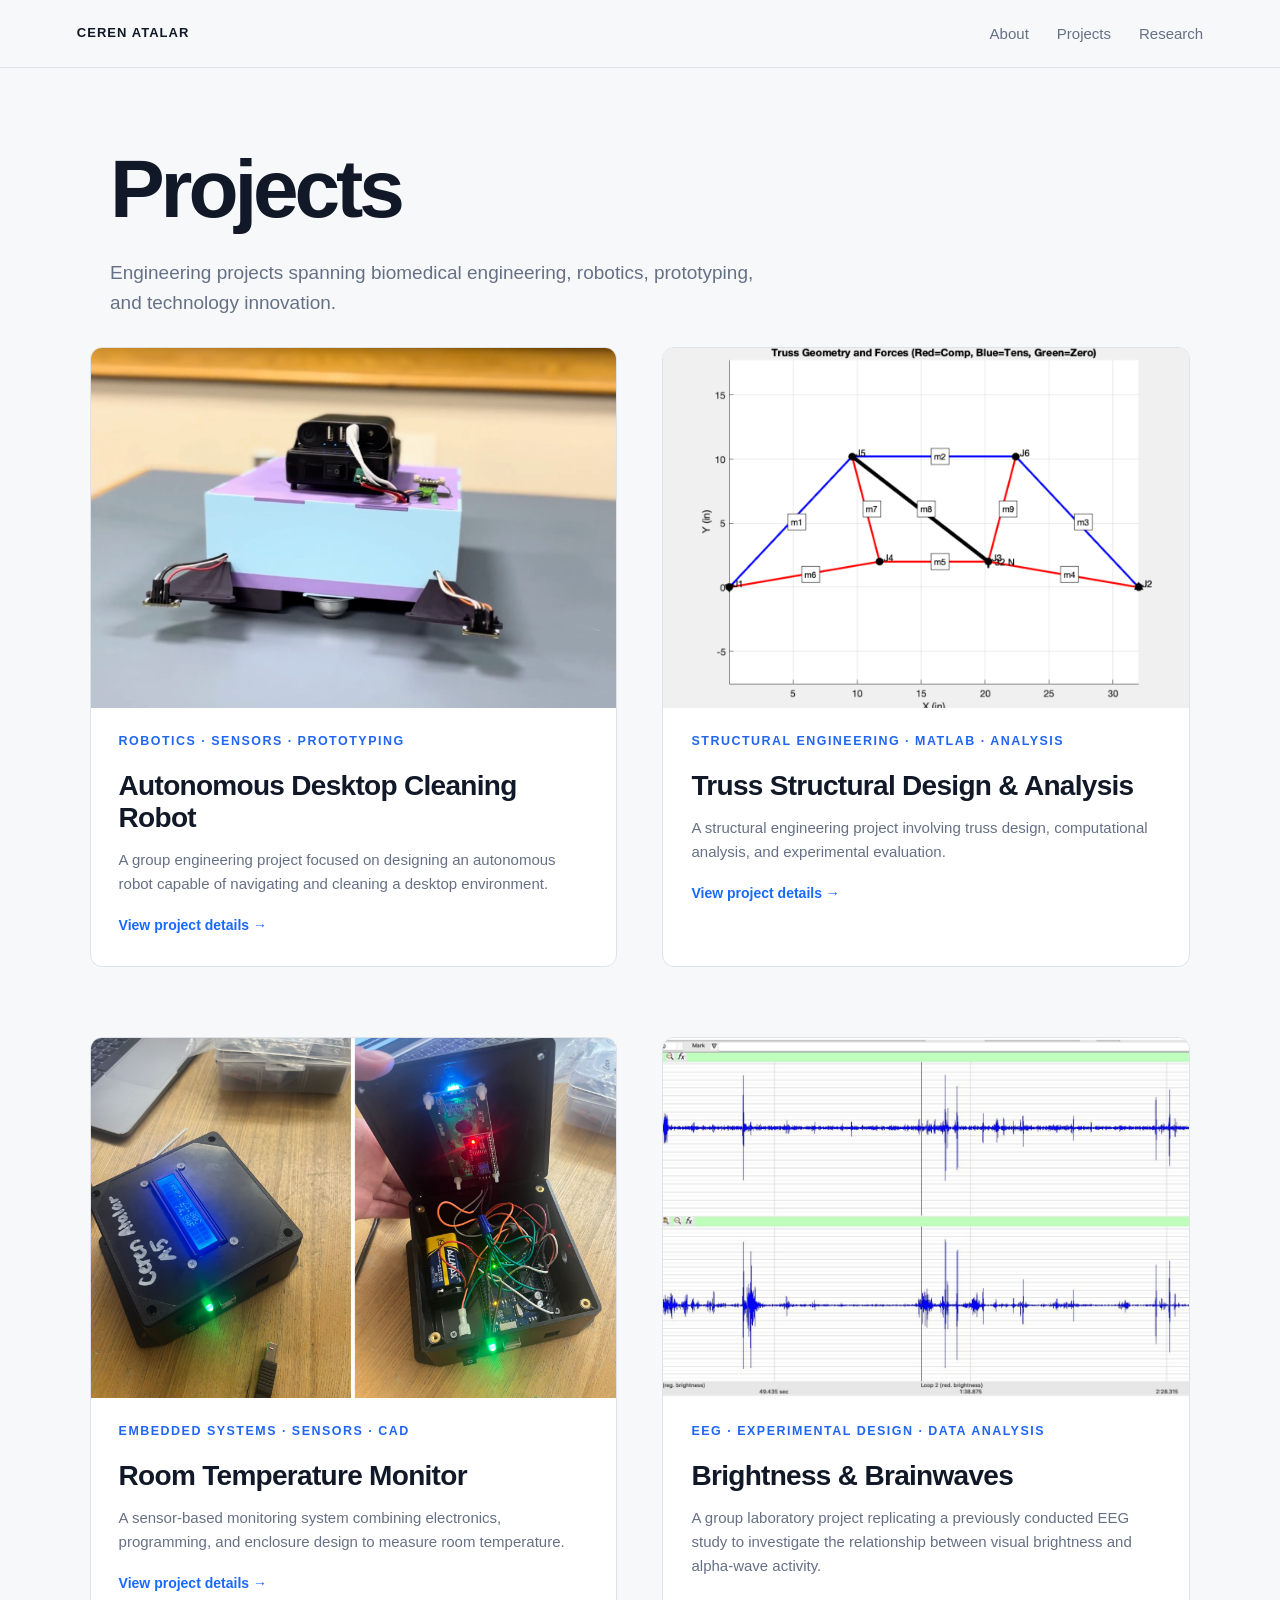
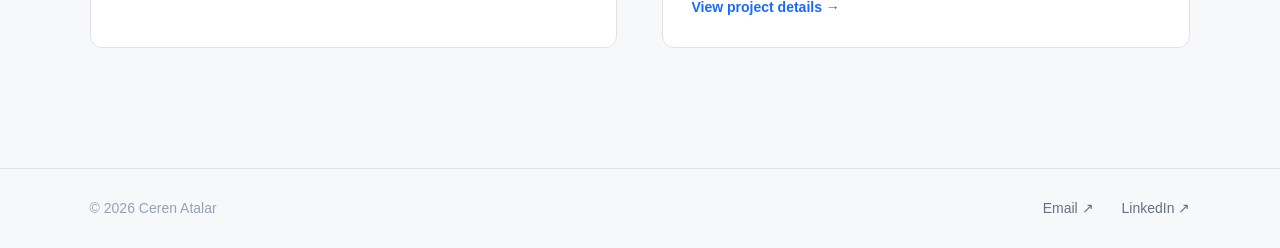
<file: projects.html>
<!DOCTYPE html>
<html lang="en">

<head>
    <meta charset="UTF-8">
    <meta name="viewport" content="width=device-width, initial-scale=1.0">

    <title>Projects — Ceren Atalar</title>

    <link rel="stylesheet" href="style.css">
</head>

<body>

    <!-- NAVIGATION -->
    <header class="navbar">

        <a href="index.html" class="logo">
            CEREN ATALAR
        </a>

        <nav>
            <a href="index.html">About</a>
            <a href="projects.html" class="active">Projects</a>
            <a href="research.html">Research</a>
        </nav>

    </header>


    <!-- PROJECTS HERO -->
    <main>

        <section class="page-header">

            <h1>Projects</h1>

            <p class="page-intro">
                Engineering projects spanning biomedical engineering,
                robotics, prototyping, and technology innovation.
            </p>

        </section>


        <!-- PROJECT GRID -->
        <section class="projects-page">

            <div class="project-grid">


                <!-- PROJECT 1 -->
                <article class="project-card">

                    <div class="project-image">
                        <img src="images/robot/robot-main.png"
                             alt="Autonomous desktop cleaning robot">
                    </div>

                    <div class="project-card-content">

                        <p class="project-category">
                            ROBOTICS · SENSORS · PROTOTYPING
                        </p>

                        <h2>
                            Autonomous Desktop Cleaning Robot
                        </h2>

                        <p>
                            A group engineering project focused on designing
                            an autonomous robot capable of navigating and
                            cleaning a desktop environment.
                        </p>

                        <a href="robot.html" class="project-link">
                            View project details →
                        </a>

                    </div>

                </article>


                <!-- PROJECT 2 -->
                <article class="project-card">

                    <div class="project-image">
                        <img src="images/truss/truss-main.png"
                             alt="Truss structural engineering project">
                    </div>

                    <div class="project-card-content">

                        <p class="project-category">
                            STRUCTURAL ENGINEERING · MATLAB · ANALYSIS
                        </p>

                        <h2>
                            Truss Structural Design & Analysis
                        </h2>

                        <p>
                            A structural engineering project involving
                            truss design, computational analysis, and
                            experimental evaluation.
                        </p>

                        <a href="truss.html" class="project-link">
                            View project details →
                        </a>

                    </div>

                </article>


                <!-- PROJECT 3 -->
                <article class="project-card">

                    <div class="project-image">
                        <img src="images/temp-sensor/temp-main.png"
                             alt="Room temperature monitoring device">
                    </div>

                    <div class="project-card-content">

                        <p class="project-category">
                            EMBEDDED SYSTEMS · SENSORS · CAD
                        </p>

                        <h2>
                            Room Temperature Monitor
                        </h2>

                        <p>
                            A sensor-based monitoring system combining
                            electronics, programming, and enclosure design
                            to measure room temperature.
                        </p>

                        <a href="temp-sensor.html" class="project-link">
                            View project details →
                        </a>

                    </div>

                </article>


                <!-- PROJECT 4 -->
                <article class="project-card">

                    <div class="project-image">
                        <img src="images/eeg/eeg-data-collection.png"
                             alt="EEG research project">
                    </div>

                    <div class="project-card-content">

                        <p class="project-category">
                            EEG · EXPERIMENTAL DESIGN · DATA ANALYSIS
                        </p>

                        <h2>
                            Brightness & Brainwaves
                        </h2>

                        <p>
                            A group laboratory project replicating a
                            previously conducted EEG study to investigate
                            the relationship between visual brightness
                            and alpha-wave activity.
                        </p>

                        <a href="eeg.html" class="project-link">
                            View project details →
                        </a>

                    </div>

                </article>


            </div>

        </section>

    </main>


    <!-- FOOTER -->
    <footer>

        <p>
            © 2026 Ceren Atalar
        </p>

        <div class="footer-links">
            <a href="mailto:ceren.atalar11@gmail.com">
                Email ↗
            </a>

            <a href="https://www.linkedin.com/in/ceren-atalar/"
               target="_blank">
                LinkedIn ↗
            </a>
        </div>

    </footer>

</body>
</html>
</file>
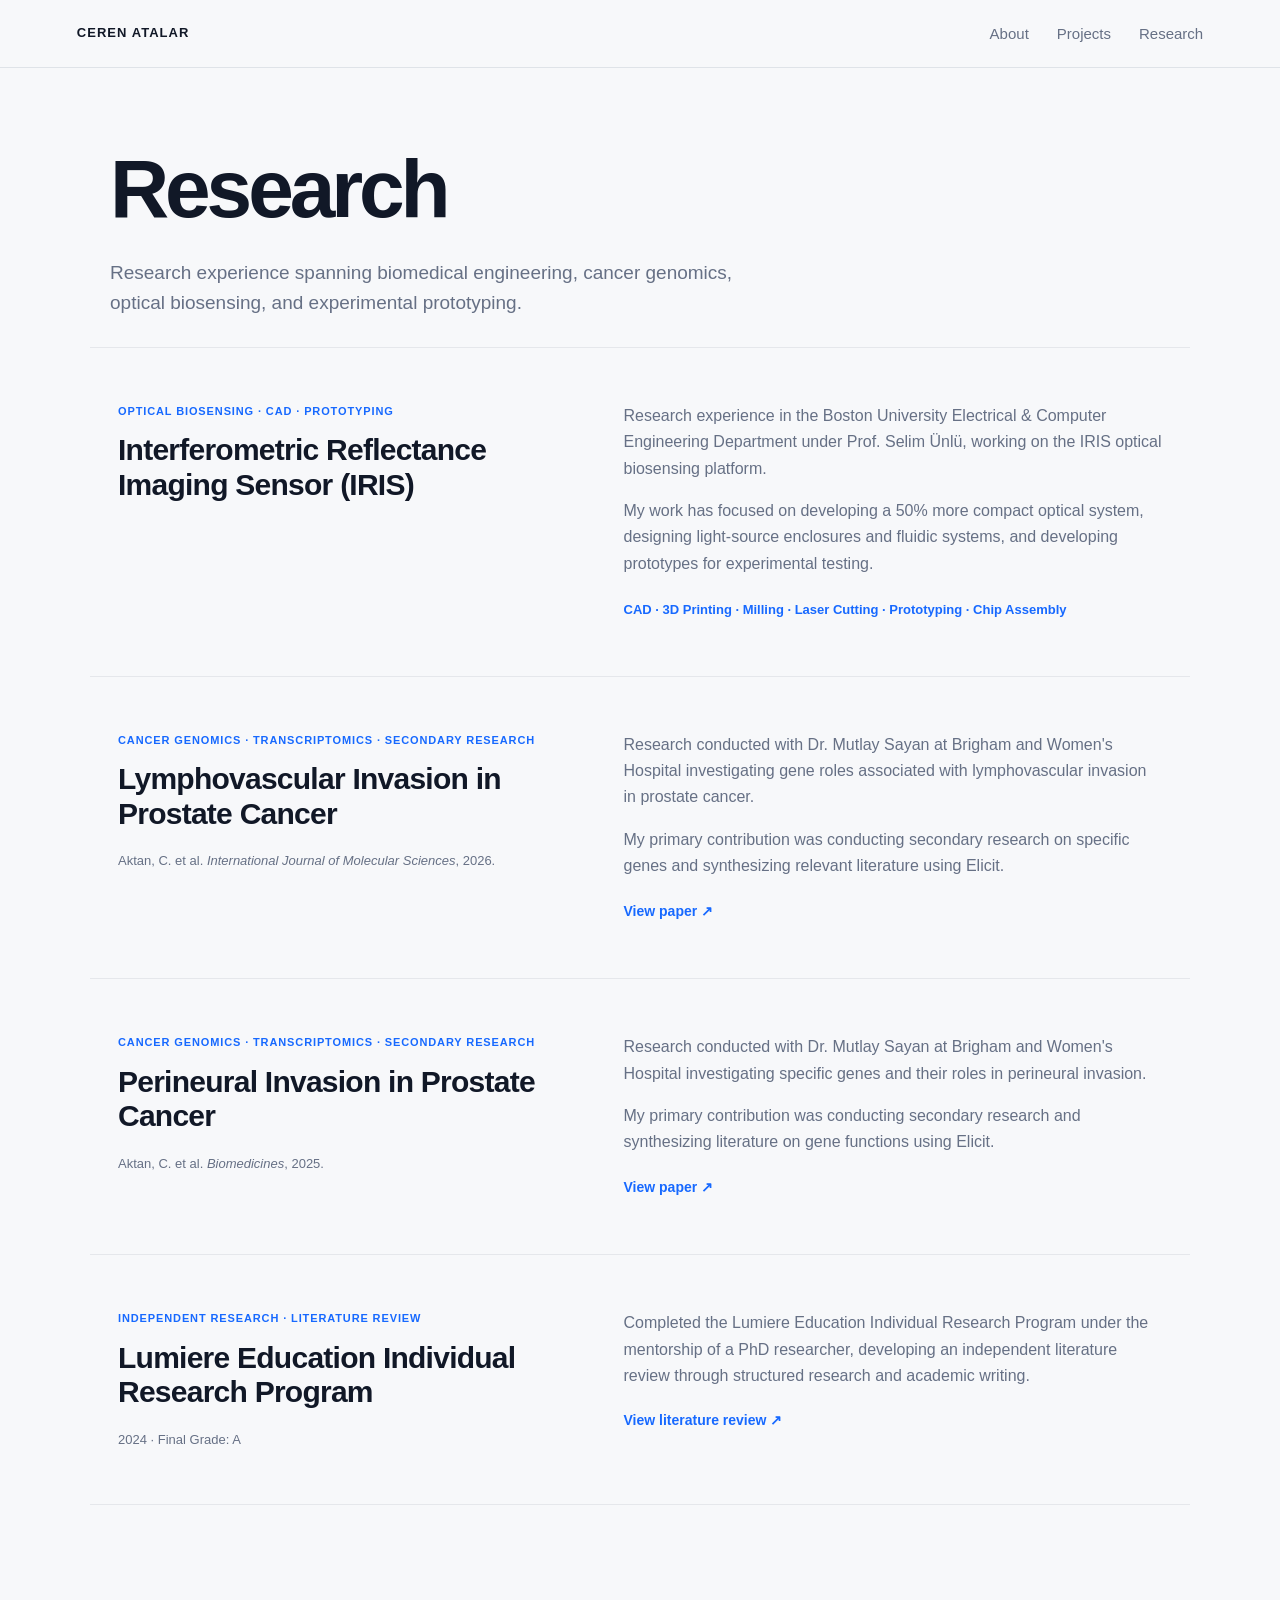
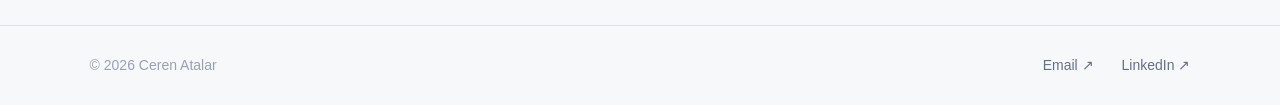
<file: research.html>
<!DOCTYPE html>
<html lang="en">

<head>
    <meta charset="UTF-8">
    <meta name="viewport" content="width=device-width, initial-scale=1.0">

    <title>Research — Ceren Atalar</title>

    <link rel="stylesheet" href="style.css">
</head>

<body>

    <!-- NAVIGATION -->
    <header class="navbar">

        <a href="index.html" class="logo">
            CEREN ATALAR
        </a>

        <nav>
            <a href="index.html">About</a>
            <a href="projects.html">Projects</a>
            <a href="research.html" class="active">Research</a>
        </nav>

    </header>


    <!-- RESEARCH HEADER -->
    <main>

        <section class="page-header">

            <h1>Research</h1>

            <p class="page-intro">
                Research experience spanning biomedical engineering,
                cancer genomics, optical biosensing, and experimental
                prototyping.
            </p>

        </section>


        <!-- RESEARCH GRID -->
        <section class="research-page">

            <div class="research-list">


                <!-- IRIS -->
                <article class="research-entry">

                    <div class="research-entry-header">

                        <p class="research-category">
                            OPTICAL BIOSENSING · CAD · PROTOTYPING
                        </p>

                        <h2>
                            Interferometric Reflectance Imaging Sensor (IRIS)
                        </h2>

                    </div>

                    <div class="research-entry-content">

                        <p>
                            Research experience in the Boston University Electrical
                            & Computer Engineering Department under Prof. Selim Ünlü,
                            working on the IRIS optical biosensing platform.
                        </p>

                        <p>
                            My work has focused on developing a 50% more compact
                            optical system, designing light-source enclosures and
                            fluidic systems, and developing prototypes for
                            experimental testing.
                        </p>

                        <p class="research-skills">
                            CAD · 3D Printing · Milling · Laser Cutting ·
                            Prototyping · Chip Assembly
                        </p>

                    </div>

                </article>


                <!-- LYMPHOVASCULAR INVASION -->
                <article class="research-entry">

                    <div class="research-entry-header">

                        <p class="research-category">
                            CANCER GENOMICS · TRANSCRIPTOMICS · SECONDARY RESEARCH
                        </p>

                        <h2>
                            Lymphovascular Invasion in Prostate Cancer
                        </h2>

                        <p class="research-publication">
                            Aktan, C. et al. <em>International Journal of Molecular
                            Sciences</em>, 2026.
                        </p>
                        

                    </div>

                    <div class="research-entry-content">

                        <p>
                            Research conducted with Dr. Mutlay Sayan at Brigham and
                            Women's Hospital investigating gene roles associated
                            with lymphovascular invasion in prostate cancer.
                        </p>

                        <p>
                            My primary contribution was conducting secondary research
                            on specific genes and synthesizing relevant literature
                            using Elicit.
                        </p>
                        <a
                            href="https://doi.org/10.3390/ijms27052167"
                            target="_blank"
                            class="research-link">
                            View paper ↗
                        </a>

                    </div>

                </article>


                <!-- PERINEURAL INVASION -->
                <article class="research-entry">

                    <div class="research-entry-header">

                        <p class="research-category">
                            CANCER GENOMICS · TRANSCRIPTOMICS · SECONDARY RESEARCH
                        </p>

                        <h2>
                            Perineural Invasion in Prostate Cancer
                        </h2>

                        <p class="research-publication">
                            Aktan, C. et al. <em>Biomedicines</em>, 2025.
                        </p>

                    </div>

                    <div class="research-entry-content">

                        <p>
                            Research conducted with Dr. Mutlay Sayan at Brigham and
                            Women's Hospital investigating specific genes and their
                            roles in perineural invasion.
                        </p>

                        <p>
                            My primary contribution was conducting secondary research
                            and synthesizing literature on gene functions using Elicit.
                        </p>
                        <a
                            href="https://doi.org/10.3390/biomedicines13081789"
                            target="_blank"
                            class="research-link">
                            View paper ↗
                        </a>
                    </div>

                </article>


                <!-- LUMIERE -->
                <article class="research-entry">

                    <div class="research-entry-header">

                        <p class="research-category">
                            INDEPENDENT RESEARCH · LITERATURE REVIEW
                        </p>

                        <h2>
                            Lumiere Education Individual Research Program
                        </h2>

                        <p class="research-publication">
                            2024 · Final Grade: A
                        </p>

                    </div>

                    <div class="research-entry-content">

                        <p>
                            Completed the Lumiere Education Individual Research
                            Program under the mentorship of a PhD researcher,
                            developing an independent literature review through
                            structured research and academic writing.
                        </p>

                        <a href="documents/Lumiere-Literature-Review.pdf"
                            target="_blank"
                            class="research-link">
                            View literature review ↗
                        </a>

                    </div>

                </article>


            </div>

        </section>

    </main>


    <!-- FOOTER -->
    <footer>

        <p>
            © 2026 Ceren Atalar
        </p>

        <div class="footer-links">

            <a href="mailto:ceren.atalar11@gmail.com">
                Email ↗
            </a>

            <a href="https://www.linkedin.com/in/ceren-atalar/"
               target="_blank">
                LinkedIn ↗
            </a>

        </div>

    </footer>

</body>

</html>
</file>
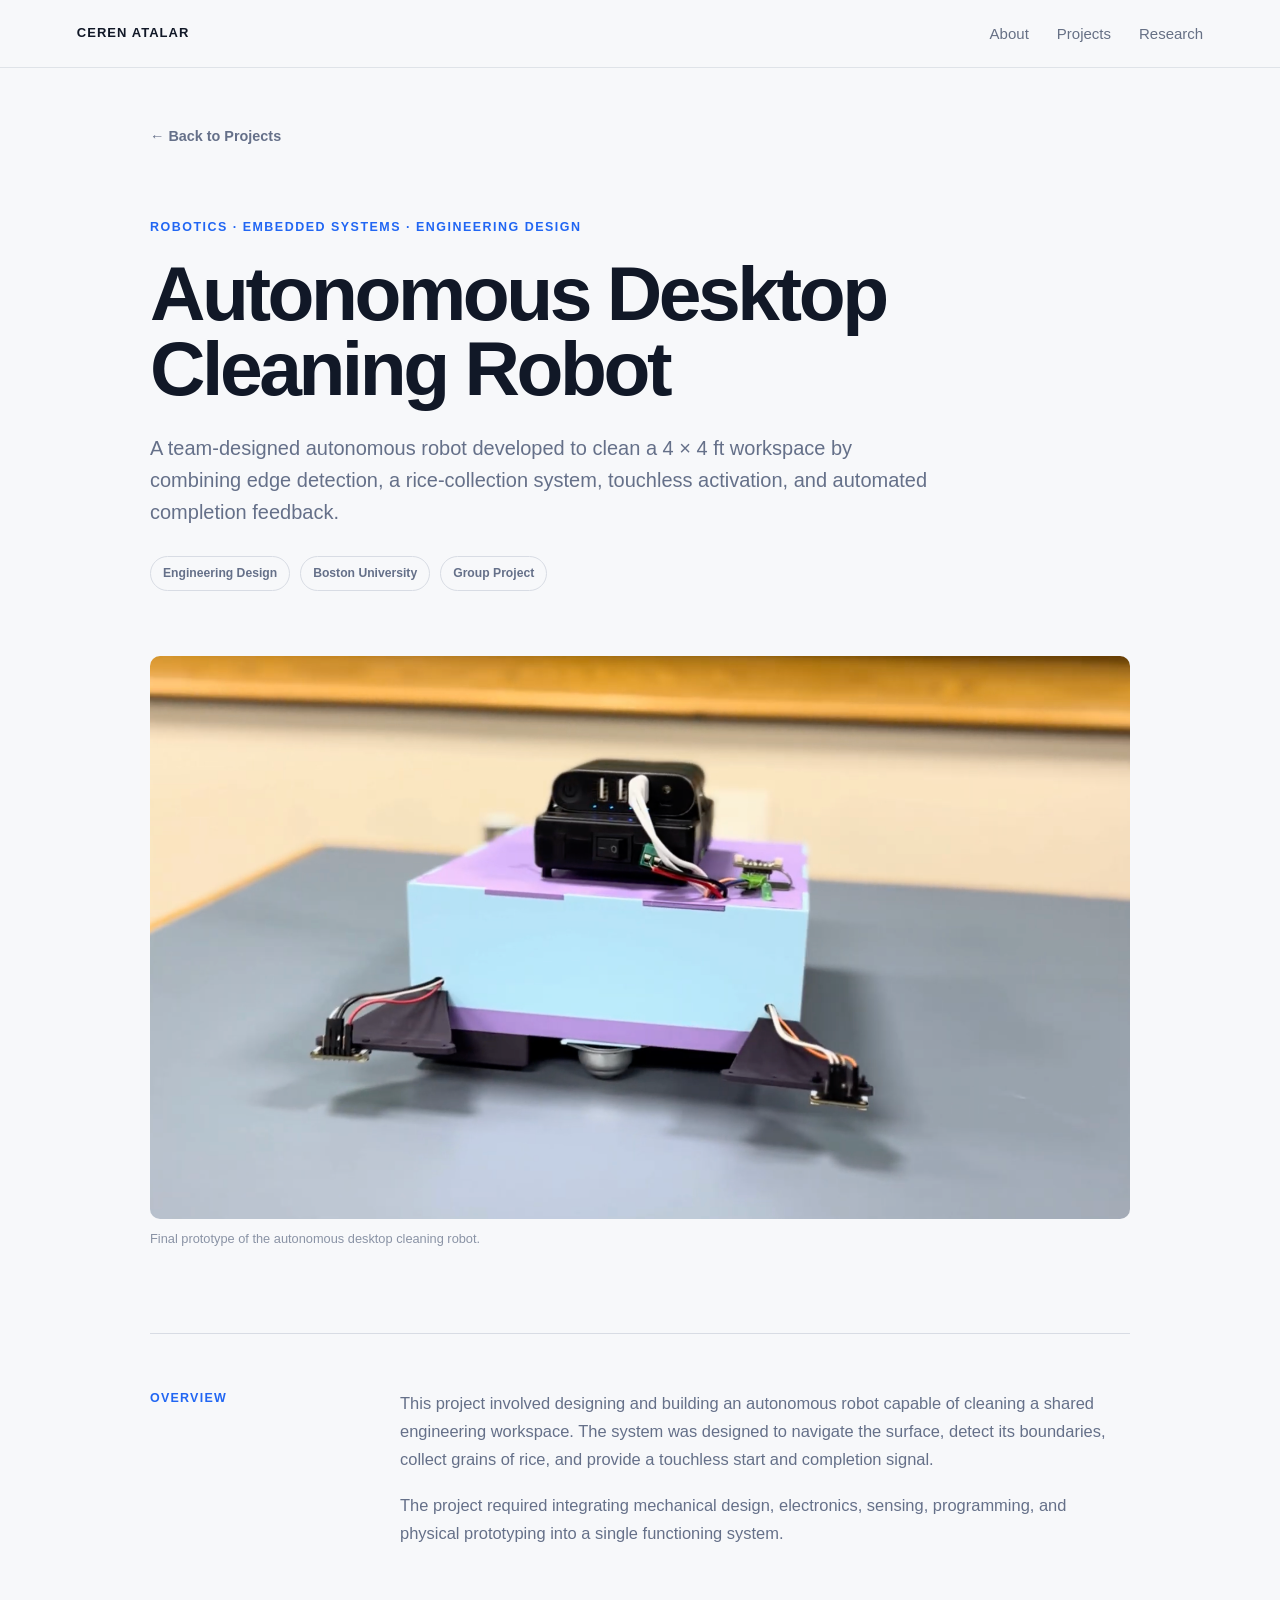
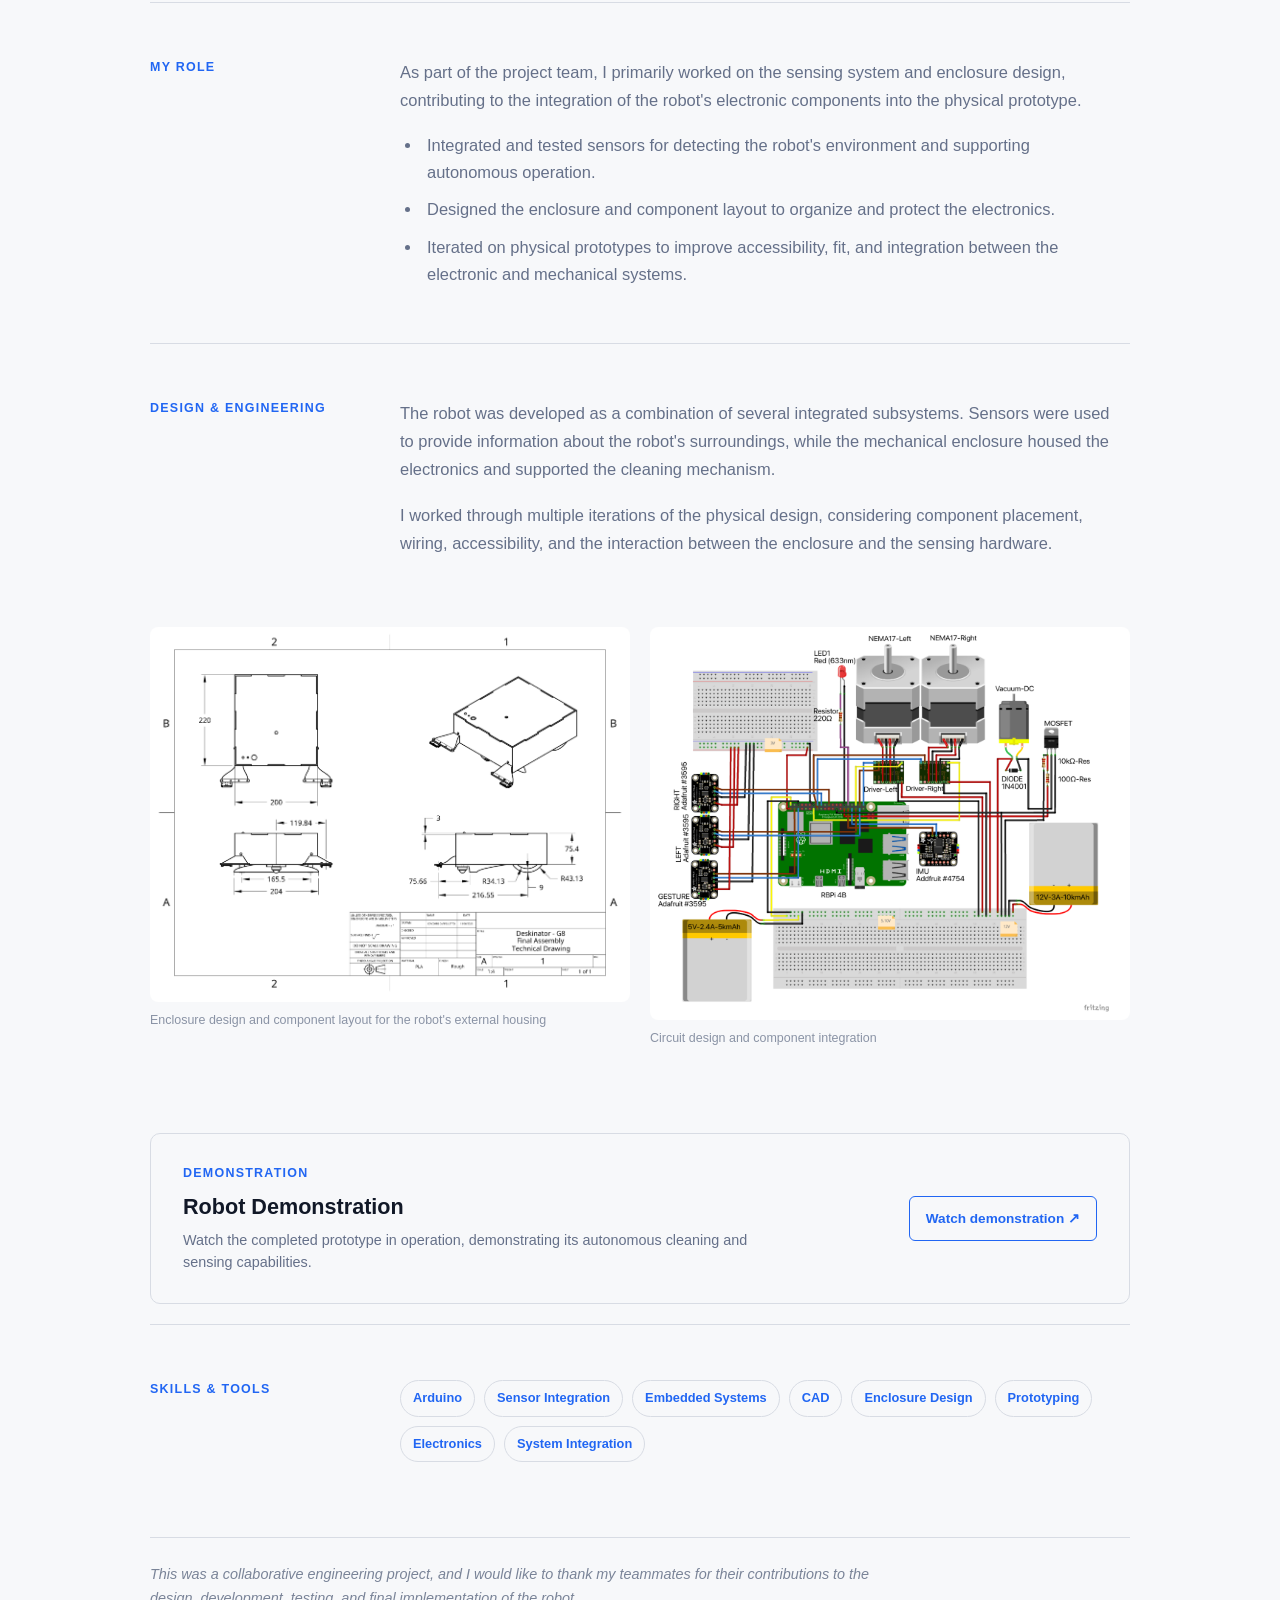
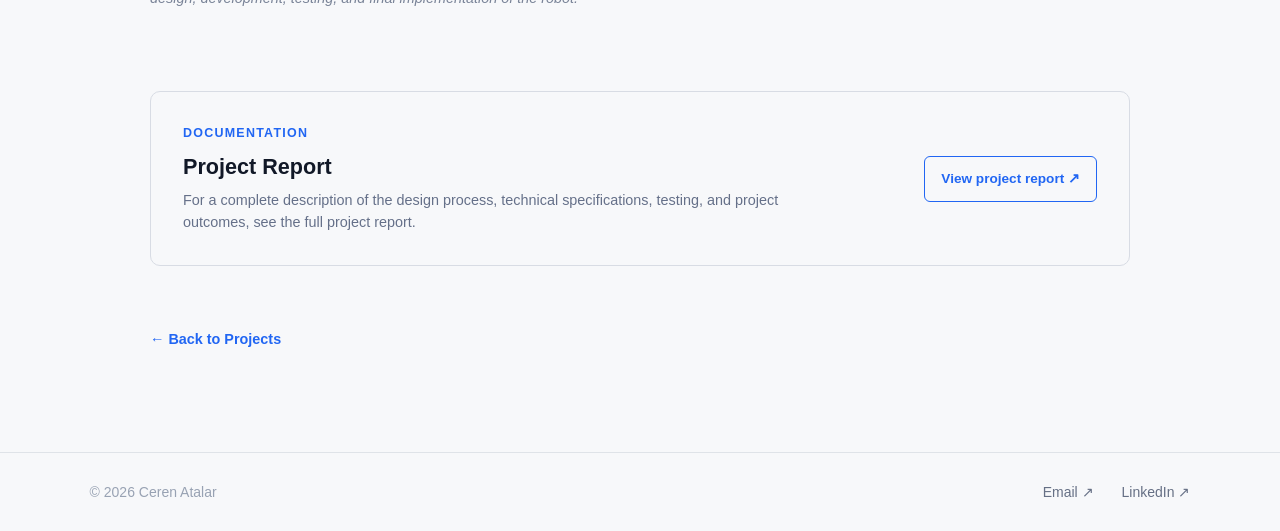
<file: robot.html>
<!DOCTYPE html>
<html lang="en">

<head>
    <meta charset="UTF-8">
    <meta name="viewport" content="width=device-width, initial-scale=1.0">

    <title>Autonomous Desktop Cleaning Robot — Ceren Atalar</title>

    <link rel="stylesheet" href="style.css">
</head>


<body>

    <!-- NAVIGATION -->
    <header class="navbar">

        <a href="index.html" class="logo">
            CEREN ATALAR
        </a>

        <nav>
            <a href="index.html">About</a>
            <a href="projects.html">Projects</a>
            <a href="research.html">Research</a>
        </nav>

    </header>


    <!-- PROJECT PAGE -->
    <main class="project-page">


        <!-- BACK LINK -->
        <a href="projects.html" class="project-back">
            ← Back to Projects
        </a>


        <!-- PROJECT HEADER -->
        <section class="project-hero">

            <p class="project-category">
                ROBOTICS · EMBEDDED SYSTEMS · ENGINEERING DESIGN
            </p>

            <h1>
                Autonomous Desktop Cleaning Robot
            </h1>

            <p class="project-intro">
                A team-designed autonomous robot developed to clean a
                4 × 4 ft workspace by combining edge detection, a
                rice-collection system, touchless activation, and
                automated completion feedback.
            </p>

            <div class="project-meta">

                <span>
                    Engineering Design
                </span>

                <span>
                    Boston University
                </span>

                <span>
                    Group Project
                </span>

            </div>

        </section>


        <!-- HERO IMAGE -->
        <section class="project-media">

            <!-- Replace with your actual project image -->
            <img
                src="images/robot/robot-main.png"
                alt="Autonomous desktop cleaning robot prototype"
            >

            <p class="project-caption">
                Final prototype of the autonomous desktop cleaning robot.
            </p>

        </section>


        <!-- OVERVIEW -->
        <section class="project-section">

            <div class="project-section-label">
                OVERVIEW
            </div>

            <div class="project-section-content">

                <p>
                    This project involved designing and building an autonomous
                    robot capable of cleaning a shared engineering workspace.
                    The system was designed to navigate the surface,
                    detect its boundaries, collect grains of rice, and
                    provide a touchless start and completion signal.
                </p>

                <p>
                    The project required integrating mechanical design,
                    electronics, sensing, programming, and physical
                    prototyping into a single functioning system.
                </p>

            </div>

        </section>


        <!-- MY ROLE -->
        <section class="project-section">

            <div class="project-section-label">
                MY ROLE
            </div>

            <div class="project-section-content">

                <p>
                    As part of the project team, I primarily worked on the
                    sensing system and enclosure design, contributing to the
                    integration of the robot's electronic components into
                    the physical prototype.
                </p>

                <ul>

                    <li>
                        Integrated and tested sensors for detecting the
                        robot's environment and supporting autonomous
                        operation.
                    </li>

                    <li>
                        Designed the enclosure and component layout to
                        organize and protect the electronics.
                    </li>

                    <li>
                        Iterated on physical prototypes to improve
                        accessibility, fit, and integration between the
                        electronic and mechanical systems.
                    </li>

                </ul>

            </div>

        </section>


        <!-- DESIGN & ENGINEERING -->
        <section class="project-section">

            <div class="project-section-label">
                DESIGN & ENGINEERING
            </div>

            <div class="project-section-content">

                <p>
                    The robot was developed as a combination of several
                    integrated subsystems. Sensors were used to provide
                    information about the robot's surroundings, while the
                    mechanical enclosure housed the electronics and
                    supported the cleaning mechanism.
                </p>

                <p>
                    I worked through multiple iterations of the physical
                    design, considering component placement, wiring,
                    accessibility, and the interaction between the enclosure
                    and the sensing hardware.
                </p>

            </div>

        </section>


        <!-- PROCESS IMAGES -->
        <section class="project-gallery">

            <div class="project-gallery-grid">

                <figure>
                    <img
                        src="images/robot/robot-enclosure.png"
                        alt="Robot enclosure design"
                    >
                    <figcaption>
                        Enclosure design and component layout for the robot's external housing
                    </figcaption>
                </figure>


                <figure>
                    <img
                        src="images/robot/robot-circuit.png"
                        alt="Robot circuit design"
                    >
                    <figcaption>
                        Circuit design and component integration
                    </figcaption>
                </figure>

            </div>

        </section>

        <!-- PROJECT VIDEO -->
        <section class="project-video">

            <div>
                <p class="project-section-label">
                    DEMONSTRATION
                </p>

                <h2>
                    Robot Demonstration
                </h2>

                <p>
                    Watch the completed prototype in operation, demonstrating its
                    autonomous cleaning and sensing capabilities.
                </p>
            </div>

            <a
                href="https://drive.google.com/file/d/1tYv6B39q23Wg9C7hKBREGJ6k3YFaj2C6/view?usp=sharing"
                target="_blank"
                class="project-video-link"
            >
                Watch demonstration ↗
            </a>

        </section>

        <!-- SKILLS -->
        <section class="project-section project-skills-section">

            <div class="project-section-label">
                SKILLS & TOOLS
            </div>

            <div class="project-skills">

                <span>Arduino</span>
                <span>Sensor Integration</span>
                <span>Embedded Systems</span>
                <span>CAD</span>
                <span>Enclosure Design</span>
                <span>Prototyping</span>
                <span>Electronics</span>
                <span>System Integration</span>

            </div>

        </section>


        <!-- TEAM -->
        <section class="project-team">

            <p>
                This was a collaborative engineering project, and I would
                like to thank my teammates for their contributions to the
                design, development, testing, and final implementation of
                the robot.
            </p>

        </section>


        <!-- PROJECT REPORT -->
        <section class="project-report">

            <div>

                <p class="project-section-label">
                    DOCUMENTATION
                </p>

                <h2>
                    Project Report
                </h2>

                <p>
                    For a complete description of the design process,
                    technical specifications, testing, and project outcomes,
                    see the full project report.
                </p>

            </div>

            <!-- Replace with your actual report link -->
            <a
                href="documents/autonomous-robot.pdf"
                target="_blank"
                class="project-report-link"
            >
                View project report ↗
            </a>

        </section>


        <!-- BACK TO PROJECTS -->
        <div class="project-bottom-link">

            <a href="projects.html">
                ← Back to Projects
            </a>

        </div>


    </main>


    <!-- FOOTER -->
    <footer>

        <p>
            © 2026 Ceren Atalar
        </p>

        <div class="footer-links">

            <a href="mailto:ceren.atalar11@gmail.com">
                Email ↗
            </a>

            <a
                href="https://www.linkedin.com/in/ceren-atalar/"
                target="_blank"
            >
                LinkedIn ↗
            </a>

        </div>

    </footer>


</body>

</html>
</file>
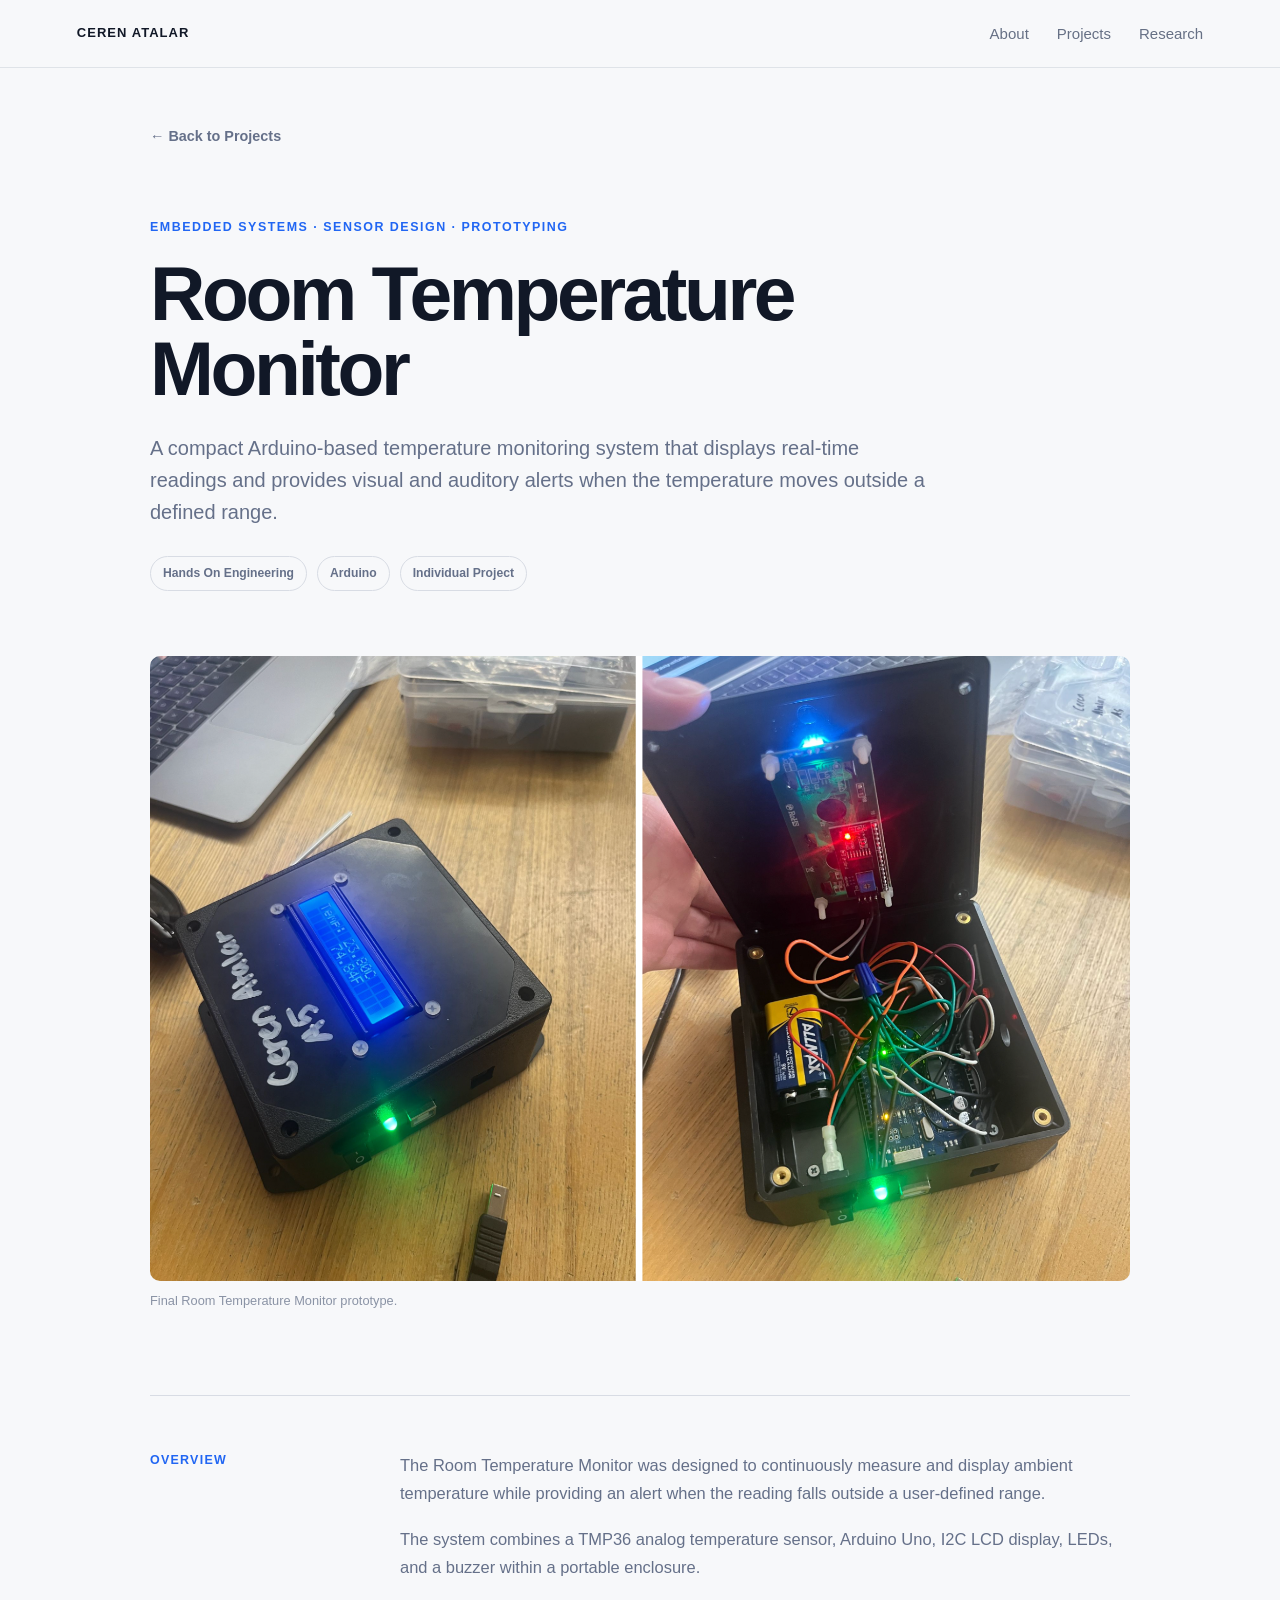
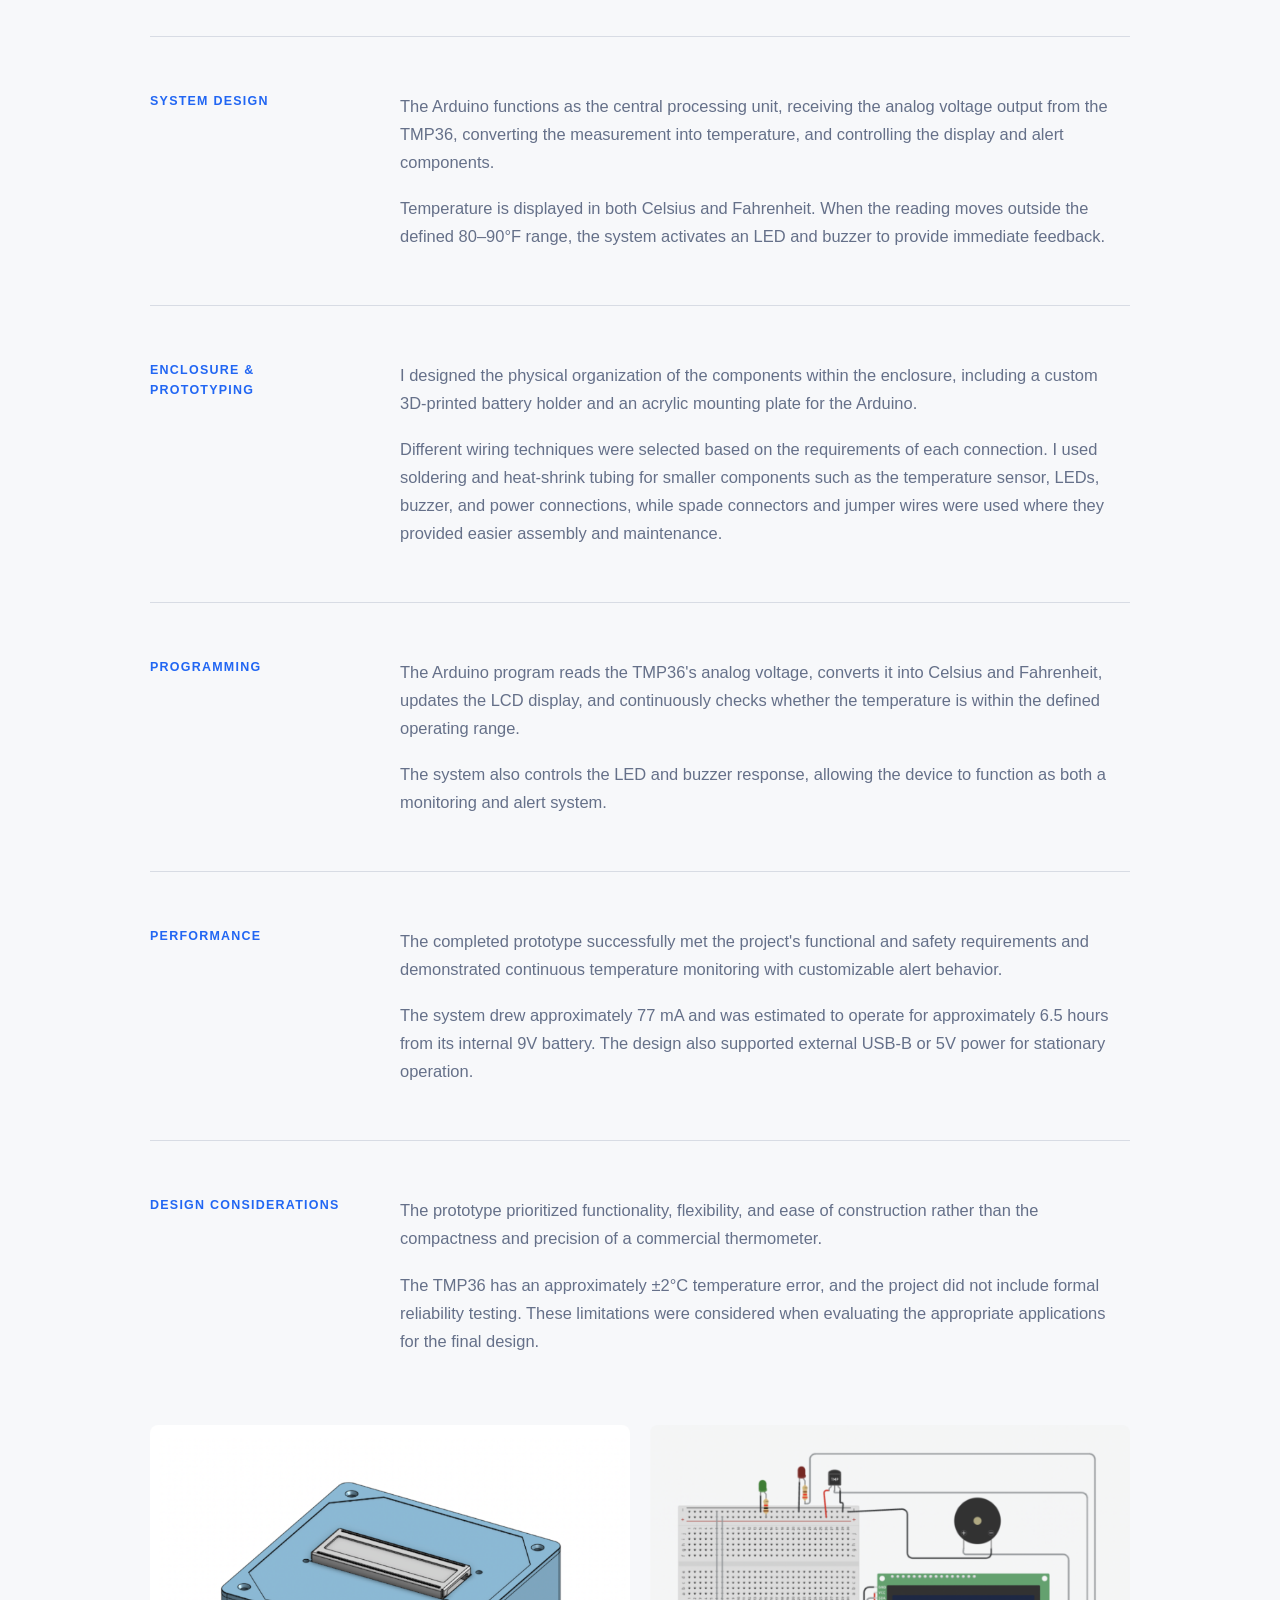
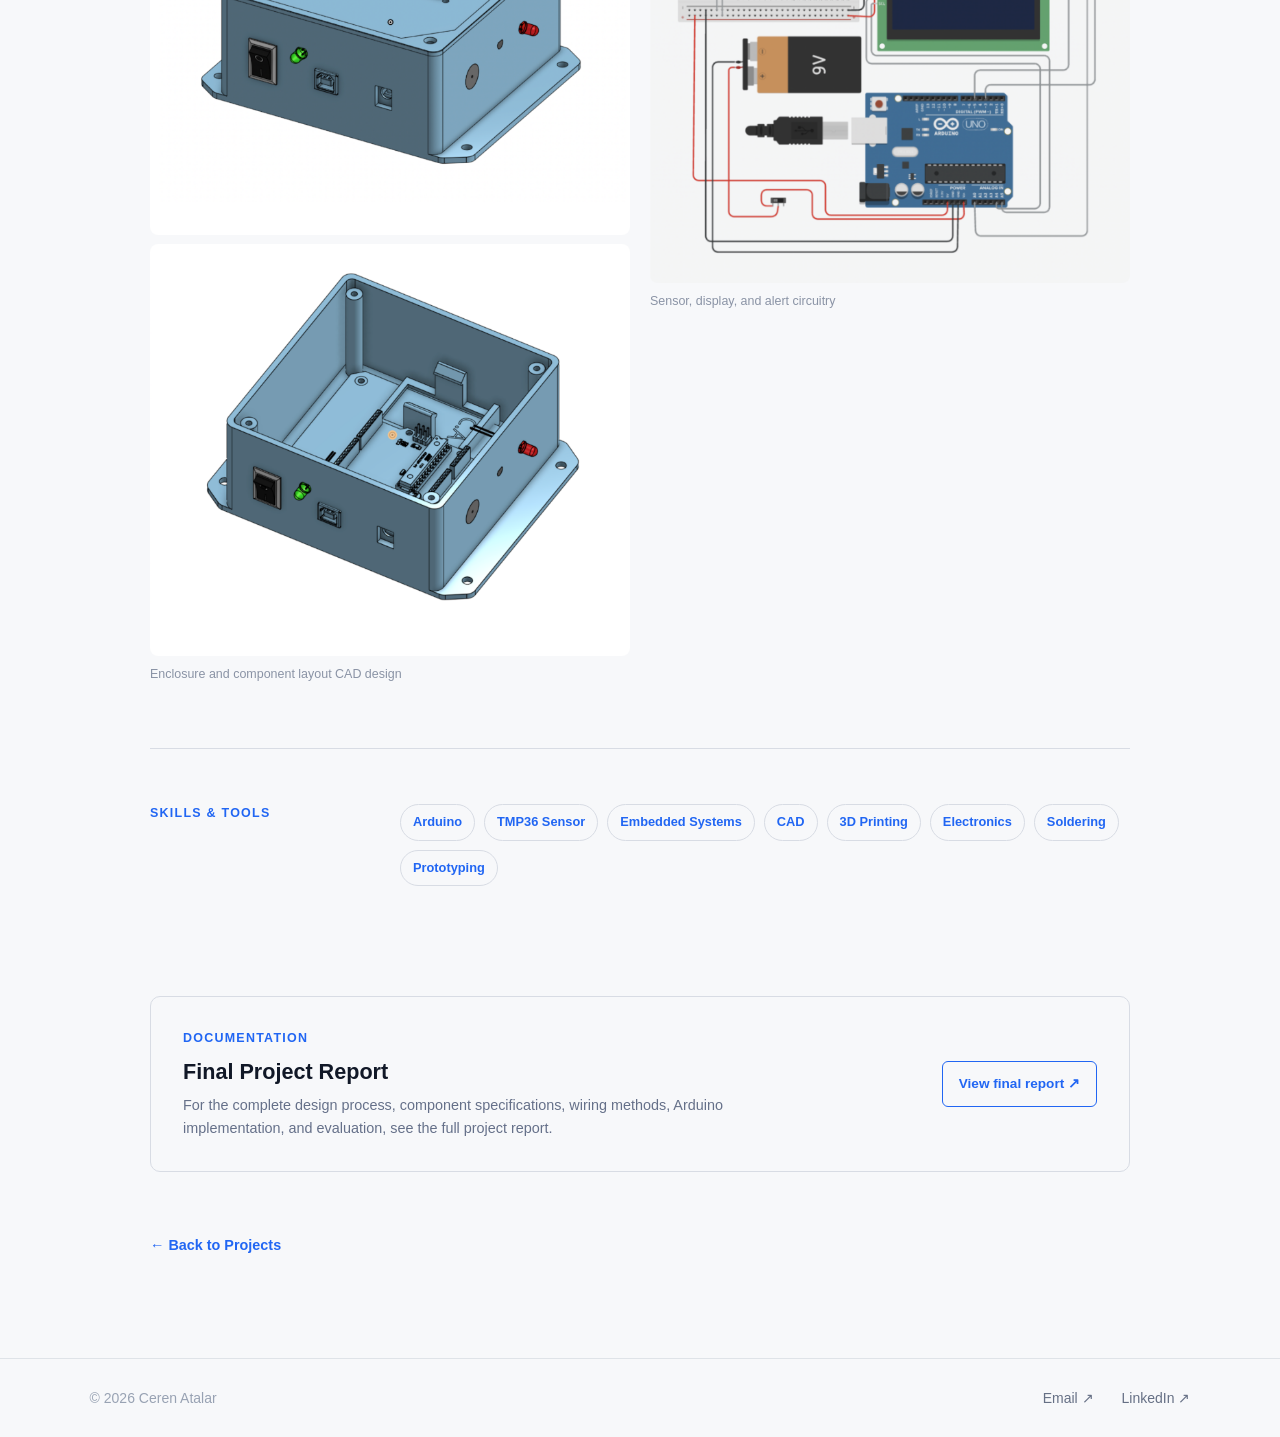
<file: temp-sensor.html>
<!DOCTYPE html>
<html lang="en">

<head>
    <meta charset="UTF-8">
    <meta name="viewport" content="width=device-width, initial-scale=1.0">

    <title>Room Temperature Monitor — Ceren Atalar</title>

    <link rel="stylesheet" href="style.css">
</head>


<body>

    <!-- NAVIGATION -->
    <header class="navbar">

        <a href="index.html" class="logo">
            CEREN ATALAR
        </a>

        <nav>
            <a href="index.html">About</a>
            <a href="projects.html">Projects</a>
            <a href="research.html">Research</a>
        </nav>

    </header>


    <!-- PROJECT PAGE -->
    <main class="project-page">


        <!-- BACK LINK -->
        <a href="projects.html" class="project-back">
            ← Back to Projects
        </a>


        <!-- PROJECT HEADER -->
        <section class="project-hero">

            <p class="project-category">
                EMBEDDED SYSTEMS · SENSOR DESIGN · PROTOTYPING
            </p>

            <h1>
                Room Temperature Monitor
            </h1>

            <p class="project-intro">
                A compact Arduino-based temperature monitoring system that
                displays real-time readings and provides visual and auditory
                alerts when the temperature moves outside a defined range.
            </p>

            <div class="project-meta">

                <span>
                    Hands On Engineering
                </span>

                <span>
                    Arduino
                </span>

                <span>
                    Individual Project
                </span>

            </div>

        </section>


        <!-- HERO IMAGE -->
        <section class="project-media">

            <!-- Replace with your actual project image -->
            <img
                src="images/temp-sensor/temp-main.png"
                alt="Room temperature monitor prototype"
            >

            <p class="project-caption">
                Final Room Temperature Monitor prototype.
            </p>

        </section>


        <!-- OVERVIEW -->
        <section class="project-section">

            <div class="project-section-label">
                OVERVIEW
            </div>

            <div class="project-section-content">

                <p>
                    The Room Temperature Monitor was designed to continuously
                    measure and display ambient temperature while providing
                    an alert when the reading falls outside a user-defined
                    range.
                </p>

                <p>
                    The system combines a TMP36 analog temperature sensor,
                    Arduino Uno, I2C LCD display, LEDs, and a buzzer within a
                    portable enclosure.
                </p>

            </div>

        </section>


        <!-- SYSTEM DESIGN -->
        <section class="project-section">

            <div class="project-section-label">
                SYSTEM DESIGN
            </div>

            <div class="project-section-content">

                <p>
                    The Arduino functions as the central processing unit,
                    receiving the analog voltage output from the TMP36,
                    converting the measurement into temperature, and
                    controlling the display and alert components.
                </p>

                <p>
                    Temperature is displayed in both Celsius and Fahrenheit.
                    When the reading moves outside the defined 80–90°F range,
                    the system activates an LED and buzzer to provide
                    immediate feedback.
                </p>

            </div>

        </section>


        <!-- ENCLOSURE & PROTOTYPING -->
        <section class="project-section">

            <div class="project-section-label">
                ENCLOSURE & PROTOTYPING
            </div>

            <div class="project-section-content">

                <p>
                    I designed the physical organization of the components
                    within the enclosure, including a custom 3D-printed
                    battery holder and an acrylic mounting plate for the
                    Arduino.
                </p>

                <p>
                    Different wiring techniques were selected based on the
                    requirements of each connection. I used soldering and
                    heat-shrink tubing for smaller components such as the
                    temperature sensor, LEDs, buzzer, and power connections,
                    while spade connectors and jumper wires were used where
                    they provided easier assembly and maintenance.
                </p>

            </div>

        </section>


        <!-- PROGRAMMING -->
        <section class="project-section">

            <div class="project-section-label">
                PROGRAMMING
            </div>

            <div class="project-section-content">

                <p>
                    The Arduino program reads the TMP36's analog voltage,
                    converts it into Celsius and Fahrenheit, updates the LCD
                    display, and continuously checks whether the temperature
                    is within the defined operating range.
                </p>

                <p>
                    The system also controls the LED and buzzer response,
                    allowing the device to function as both a monitoring and
                    alert system.
                </p>

            </div>

        </section>


        <!-- PERFORMANCE -->
        <section class="project-section">

            <div class="project-section-label">
                PERFORMANCE
            </div>

            <div class="project-section-content">

                <p>
                    The completed prototype successfully met the project's
                    functional and safety requirements and demonstrated
                    continuous temperature monitoring with customizable
                    alert behavior.
                </p>

                <p>
                    The system drew approximately 77 mA and was estimated to
                    operate for approximately 6.5 hours from its internal 9V
                    battery. The design also supported external USB-B or 5V
                    power for stationary operation.
                </p>

            </div>

        </section>


        <!-- LIMITATIONS -->
        <section class="project-section">

            <div class="project-section-label">
                DESIGN CONSIDERATIONS
            </div>

            <div class="project-section-content">

                <p>
                    The prototype prioritized functionality, flexibility, and
                    ease of construction rather than the compactness and
                    precision of a commercial thermometer.
                </p>

                <p>
                    The TMP36 has an approximately ±2°C temperature error,
                    and the project did not include formal reliability testing.
                    These limitations were considered when evaluating the
                    appropriate applications for the final design.
                </p>

            </div>

        </section>


        <!-- PROJECT GALLERY -->
        <section class="project-gallery">

            <div class="project-gallery-grid">

                <figure>

                    <img
                        src="images/temp-sensor/temp-CAD1.png"
                        alt="CAD design for temperature monitor enclosure"
                    >
                    <figcaption>
                        
                    </figcaption>
                    <img
                        src="images/temp-sensor/temp-CAD2.png"
                        alt="CAD design for temperature monitor enclosure"
                    >
                    

                    <figcaption>
                        Enclosure and component layout CAD design
                    </figcaption>

                </figure>


                <figure>

                    <img
                        src="images/temp-sensor/temp-circuit.png"
                        alt="Temperature monitor circuit"
                    >

                    <figcaption>
                        Sensor, display, and alert circuitry
                    </figcaption>

                </figure>

            </div>

        </section>


        <!-- SKILLS -->
        <section class="project-section project-skills-section">

            <div class="project-section-label">
                SKILLS & TOOLS
            </div>

            <div class="project-skills">

                <span>Arduino</span>
                <span>TMP36 Sensor</span>
                <span>Embedded Systems</span>
                <span>CAD</span>
                <span>3D Printing</span>
                <span>Electronics</span>
                <span>Soldering</span>
                <span>Prototyping</span>

            </div>

        </section>


        <!-- PROJECT REPORT -->
        <section class="project-report">

            <div>

                <p class="project-section-label">
                    DOCUMENTATION
                </p>

                <h2>
                    Final Project Report
                </h2>

                <p>
                    For the complete design process, component specifications,
                    wiring methods, Arduino implementation, and evaluation,
                    see the full project report.
                </p>

            </div>

            <!-- Replace with your actual PDF link -->
            <a
                href="documents/room-temp-monitor.pdf"
                target="_blank"
                class="project-report-link"
            >
                View final report ↗
            </a>

        </section>


        <!-- BACK TO PROJECTS -->
        <div class="project-bottom-link">

            <a href="projects.html">
                ← Back to Projects
            </a>

        </div>


    </main>


    <!-- FOOTER -->
    <footer>

        <p>
            © 2026 Ceren Atalar
        </p>

        <div class="footer-links">

            <a href="mailto:ceren.atalar11@gmail.com">
                Email ↗
            </a>

            <a
                href="https://www.linkedin.com/in/ceren-atalar/"
                target="_blank"
            >
                LinkedIn ↗
            </a>

        </div>

    </footer>


</body>

</html>
</file>
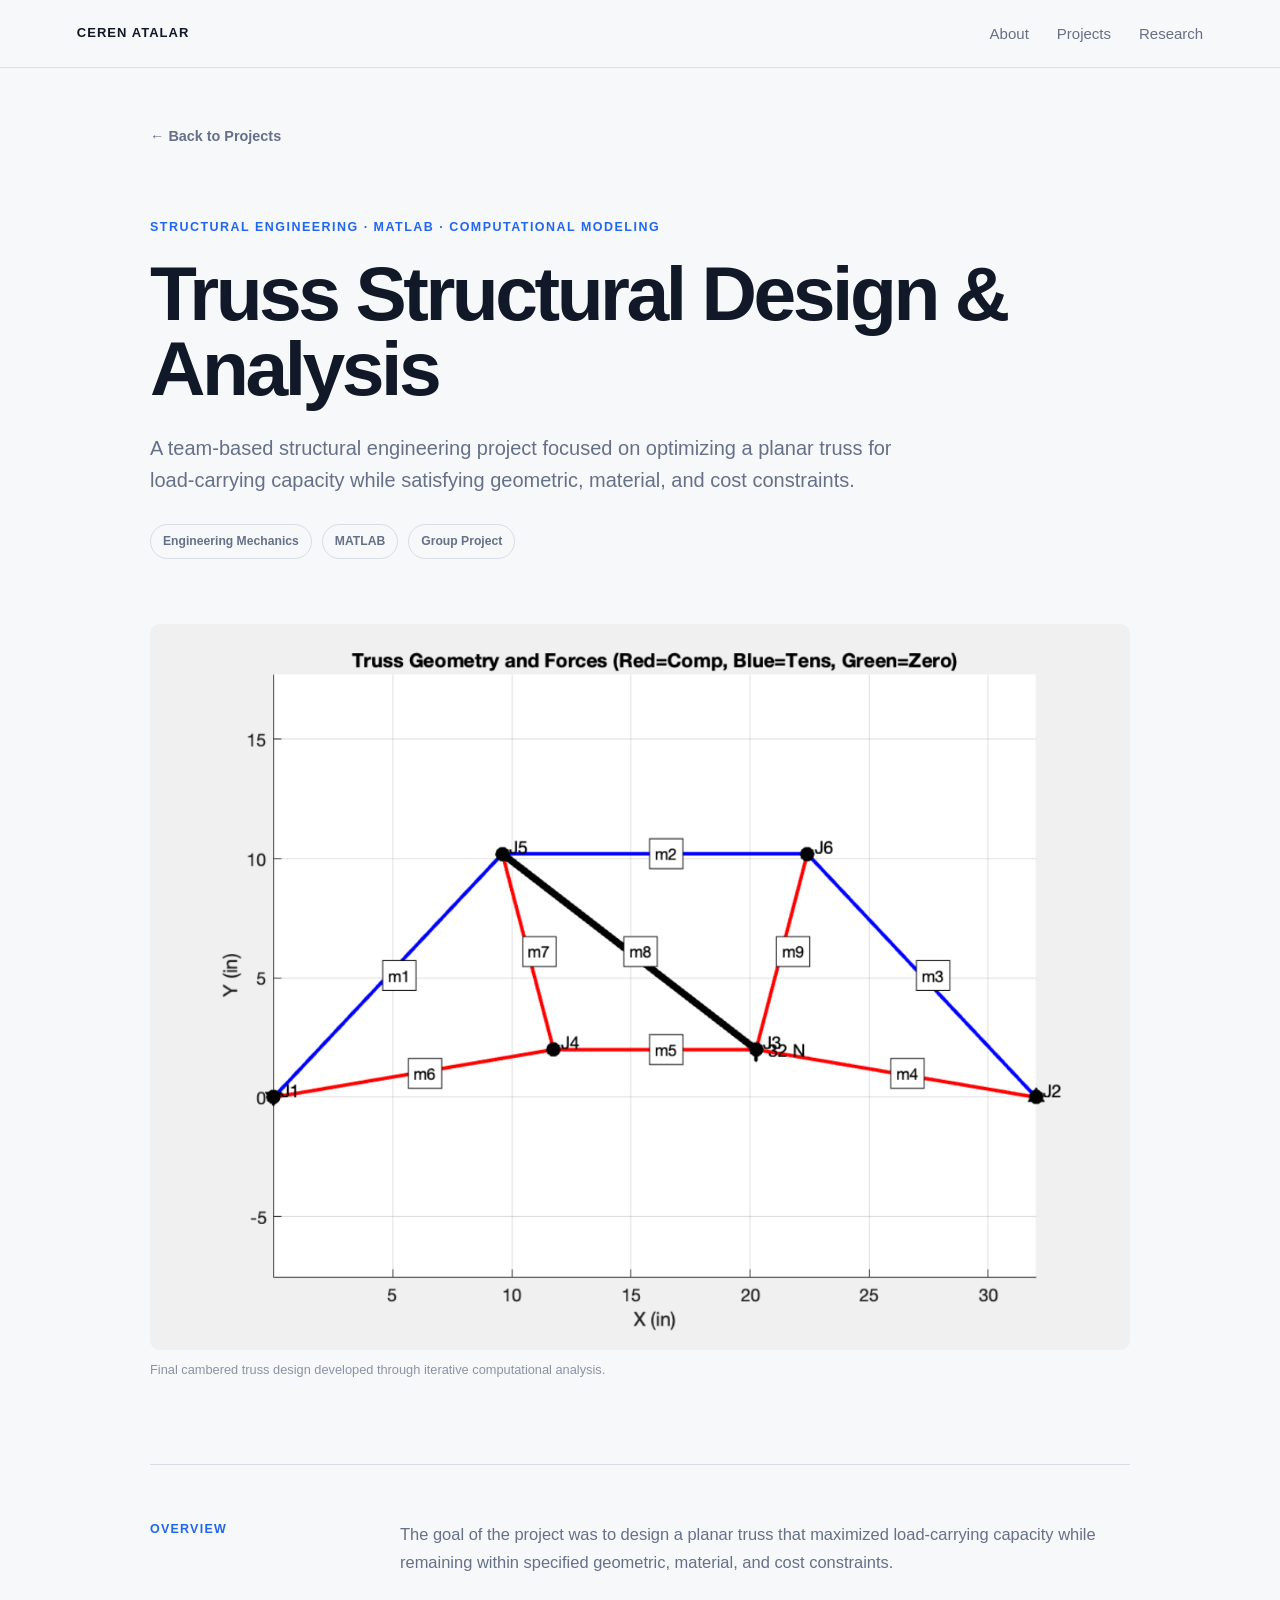
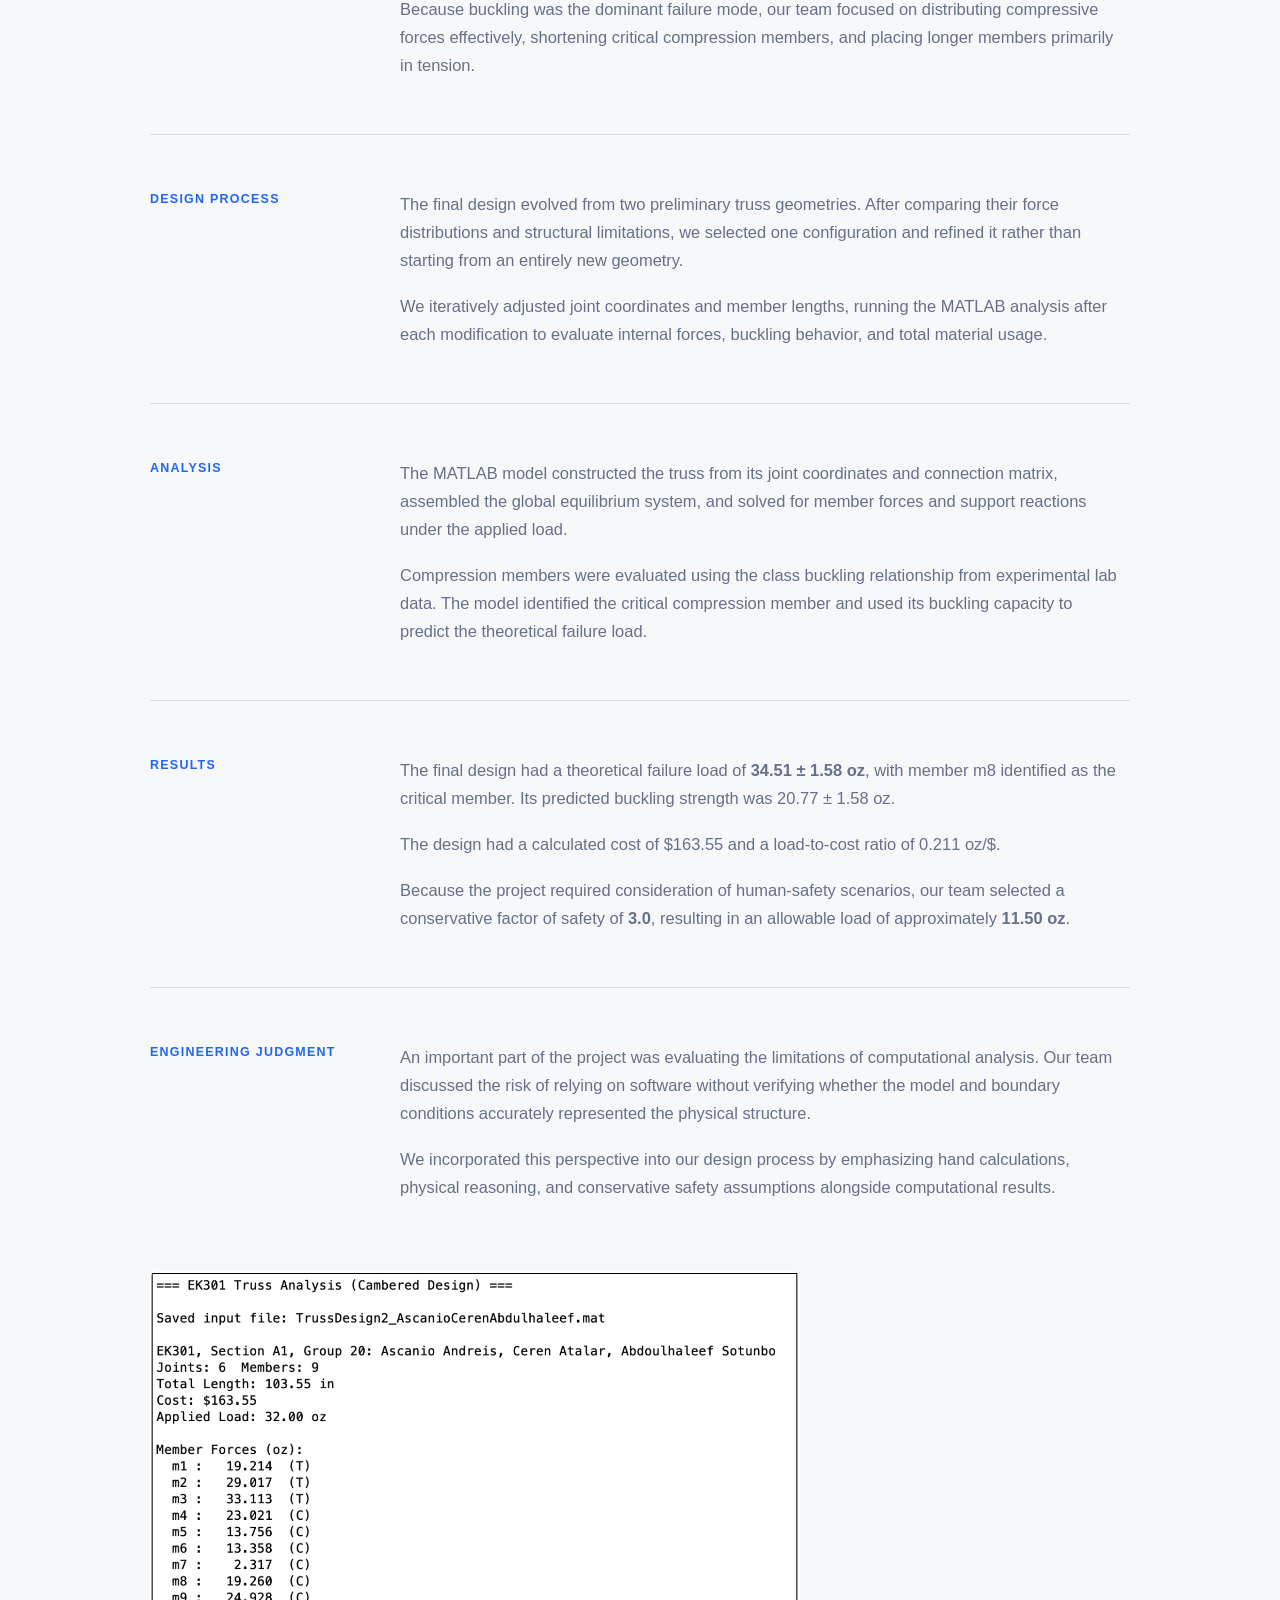
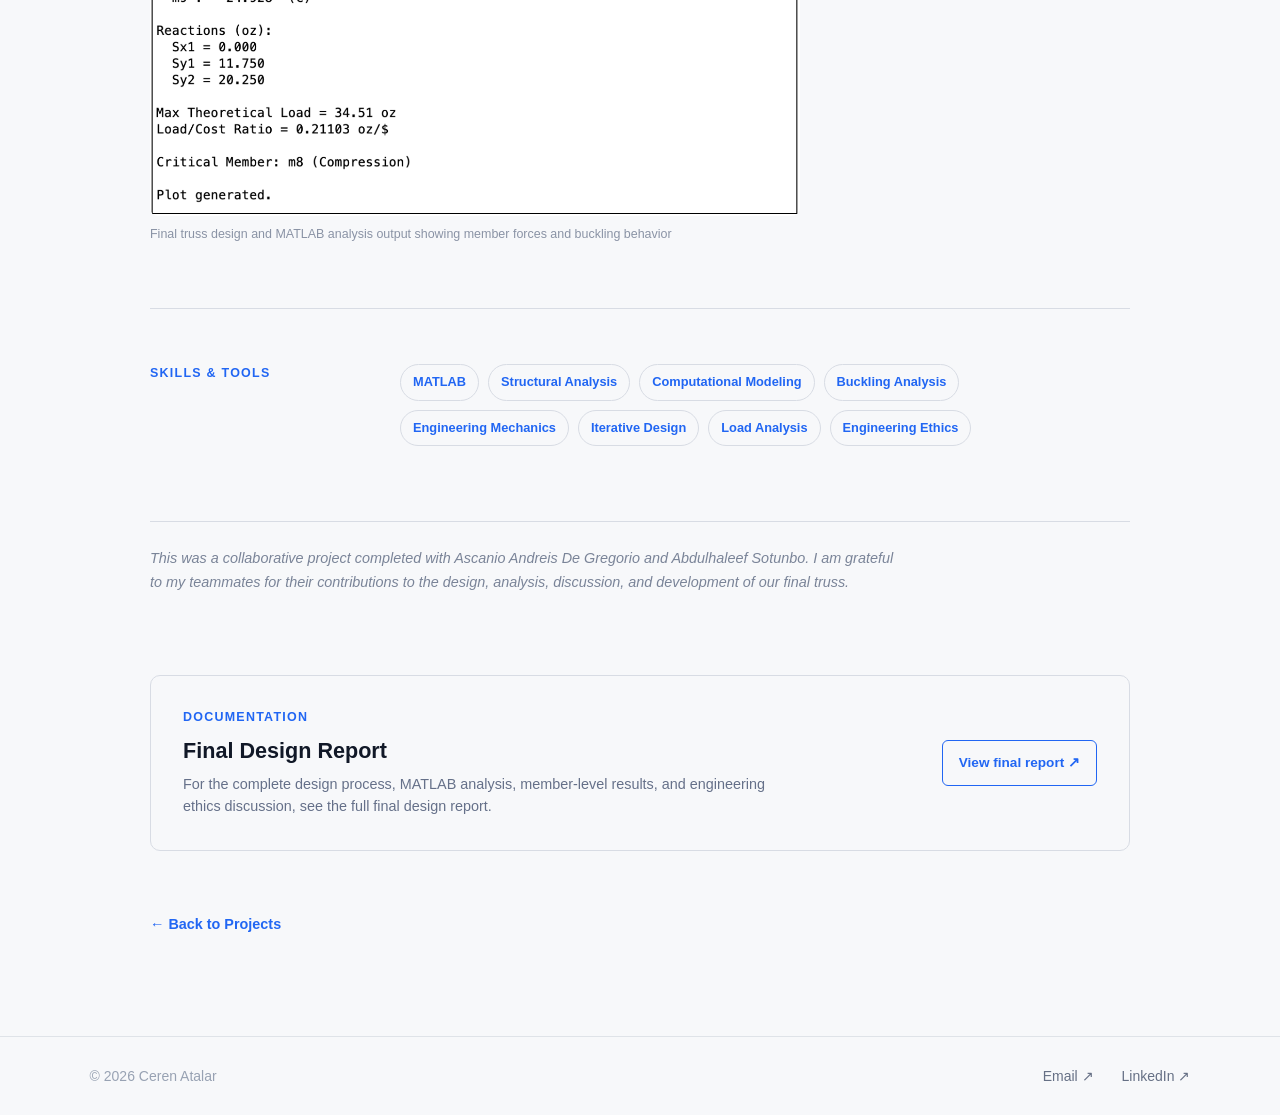
<file: truss.html>
<!DOCTYPE html>
<html lang="en">

<head>
    <meta charset="UTF-8">
    <meta name="viewport" content="width=device-width, initial-scale=1.0">

    <title>Truss Structural Design & Analysis — Ceren Atalar</title>

    <link rel="stylesheet" href="style.css">
</head>


<body>

    <!-- NAVIGATION -->
    <header class="navbar">

        <a href="index.html" class="logo">
            CEREN ATALAR
        </a>

        <nav>
            <a href="index.html">About</a>
            <a href="projects.html">Projects</a>
            <a href="research.html">Research</a>
        </nav>

    </header>


    <!-- PROJECT PAGE -->
    <main class="project-page">


        <!-- BACK LINK -->
        <a href="projects.html" class="project-back">
            ← Back to Projects
        </a>


        <!-- PROJECT HEADER -->
        <section class="project-hero">

            <p class="project-category">
                STRUCTURAL ENGINEERING · MATLAB · COMPUTATIONAL MODELING
            </p>

            <h1>
                Truss Structural Design & Analysis
            </h1>

            <p class="project-intro">
                A team-based structural engineering project focused on
                optimizing a planar truss for load-carrying capacity while
                satisfying geometric, material, and cost constraints.
            </p>

            <div class="project-meta">

                <span>
                    Engineering Mechanics
                </span>

                <span>
                    MATLAB
                </span>

                <span>
                    Group Project
                </span>

            </div>

        </section>


        <!-- HERO IMAGE -->
        <section class="project-media">

            <!-- Replace with your actual final truss image -->
            <img
                src="images/truss/truss-main.png"
                alt="Final cambered truss design"
            >

            <p class="project-caption">
                Final cambered truss design developed through iterative
                computational analysis.
            </p>

        </section>


        <!-- OVERVIEW -->
        <section class="project-section">

            <div class="project-section-label">
                OVERVIEW
            </div>

            <div class="project-section-content">

                <p>
                    The goal of the project was to design a planar truss that
                    maximized load-carrying capacity while remaining within
                    specified geometric, material, and cost constraints.
                </p>

                <p>
                    Because buckling was the dominant failure mode, our team
                    focused on distributing compressive forces effectively,
                    shortening critical compression members, and placing
                    longer members primarily in tension.
                </p>

            </div>

        </section>


        <!-- DESIGN PROCESS -->
        <section class="project-section">

            <div class="project-section-label">
                DESIGN PROCESS
            </div>

            <div class="project-section-content">

                <p>
                    The final design evolved from two preliminary truss
                    geometries. After comparing their force distributions and
                    structural limitations, we selected one configuration and
                    refined it rather than starting from an entirely new
                    geometry.
                </p>

                <p>
                    We iteratively adjusted joint coordinates and member
                    lengths, running the MATLAB analysis after each
                    modification to evaluate internal forces, buckling
                    behavior, and total material usage.
                </p>

            </div>

        </section>


        <!-- ANALYSIS -->
        <section class="project-section">

            <div class="project-section-label">
                ANALYSIS
            </div>

            <div class="project-section-content">

                <p>
                    The MATLAB model constructed the truss from its joint
                    coordinates and connection matrix, assembled the global
                    equilibrium system, and solved for member forces and
                    support reactions under the applied load.
                </p>

                <p>
                    Compression members were evaluated using the class
                    buckling relationship from experimental lab data. The
                    model identified the critical compression member and used
                    its buckling capacity to predict the theoretical failure
                    load.
                </p>

            </div>

        </section>


        <!-- RESULTS -->
        <section class="project-section">

            <div class="project-section-label">
                RESULTS
            </div>

            <div class="project-section-content">

                <p>
                    The final design had a theoretical failure load of
                    <strong>34.51 ± 1.58 oz</strong>, with member m8 identified
                    as the critical member. Its predicted buckling strength
                    was 20.77 ± 1.58 oz.
                </p>

                <p>
                    The design had a calculated cost of $163.55 and a
                    load-to-cost ratio of 0.211 oz/$.
                </p>

                <p>
                    Because the project required consideration of human-safety
                    scenarios, our team selected a conservative factor of
                    safety of <strong>3.0</strong>, resulting in an allowable
                    load of approximately <strong>11.50 oz</strong>.
                </p>

            </div>

        </section>


        <!-- ENGINEERING JUDGMENT -->
        <section class="project-section">

            <div class="project-section-label">
                ENGINEERING JUDGMENT
            </div>

            <div class="project-section-content">

                <p>
                    An important part of the project was evaluating the
                    limitations of computational analysis. Our team discussed
                    the risk of relying on software without verifying whether
                    the model and boundary conditions accurately represented
                    the physical structure.
                </p>

                <p>
                    We incorporated this perspective into our design process
                    by emphasizing hand calculations, physical reasoning, and
                    conservative safety assumptions alongside computational
                    results.
                </p>

            </div>

        </section>


        <!-- PROJECT GALLERY -->
        <section class="project-gallery">


            <figure class="project-figure-single">

                <img
                    src="images/truss/truss-output.png"
                    alt="Truss design and analysis"
                >

                <figcaption>
                    Final truss design and MATLAB analysis output showing member forces and buckling behavior
                </figcaption>

            </figure>


            

        </section>


        <!-- SKILLS -->
        <section class="project-section project-skills-section">

            <div class="project-section-label">
                SKILLS & TOOLS
            </div>

            <div class="project-skills">

                <span>MATLAB</span>
                <span>Structural Analysis</span>
                <span>Computational Modeling</span>
                <span>Buckling Analysis</span>
                <span>Engineering Mechanics</span>
                <span>Iterative Design</span>
                <span>Load Analysis</span>
                <span>Engineering Ethics</span>

            </div>

        </section>


        <!-- TEAM ACKNOWLEDGEMENT -->
        <section class="project-team">

            <p>
                This was a collaborative project completed with Ascanio
                Andreis De Gregorio and Abdulhaleef Sotunbo. I am grateful
                to my teammates for their contributions to the design,
                analysis, discussion, and development of our final truss.
            </p>

        </section>


        <!-- PROJECT REPORT -->
        <section class="project-report">

            <div>

                <p class="project-section-label">
                    DOCUMENTATION
                </p>

                <h2>
                    Final Design Report
                </h2>

                <p>
                    For the complete design process, MATLAB analysis,
                    member-level results, and engineering ethics discussion,
                    see the full final design report.
                </p>

            </div>

            <!-- Replace with your actual PDF link -->
            <a
                href="documents/truss-design.pdf"
                target="_blank"
                class="project-report-link"
            >
                View final report ↗
            </a>

        </section>


        <!-- BACK TO PROJECTS -->
        <div class="project-bottom-link">

            <a href="projects.html">
                ← Back to Projects
            </a>

        </div>


    </main>


    <!-- FOOTER -->
    <footer>

        <p>
            © 2026 Ceren Atalar
        </p>

        <div class="footer-links">

            <a href="mailto:YOUR_EMAIL@example.com">
                Email ↗
            </a>

            <a
                href="https://www.linkedin.com/in/ceren-atalar/"
                target="_blank"
            >
                LinkedIn ↗
            </a>

        </div>

    </footer>


</body>

</html>
</file>
<file: style.css>
/* =========================
   GENERAL
========================= */

* {
    margin: 0;
    padding: 0;
    box-sizing: border-box;
}

html {
    scroll-behavior: smooth;
}

body {
    background: #f7f8fa;
    color: #111827;
    font-family: Arial, Helvetica, sans-serif;
    line-height: 1.6;
}

a {
    color: inherit;
    text-decoration: none;
}

a:hover {
    opacity: 0.65;
}


/* =========================
   NAVIGATION
========================= */

.navbar {
    height: 68px;
    padding: 0 6%;
    border-bottom: 1px solid #dfe3e8;

    display: flex;
    align-items: center;
    justify-content: space-between;

    position: sticky;
    top: 0;
    z-index: 10;

    background: rgba(247, 248, 250, 0.94);
    backdrop-filter: blur(10px);
}

.logo {
    font-size: 13px;
    font-weight: 700;
    letter-spacing: 0.08em;
}

.navbar nav {
    display: flex;
    gap: 28px;
}

.navbar nav a {
    font-size: 15px;
    color: #667085;
}


/* =========================
   HERO
========================= */

.hero {
    min-height: 600px;
    display: flex;
    align-items: center;

    padding: 100px 7%;
}

.hero-content {
    max-width: 850px;
}

.eyebrow,
.section-label,
.project-type,
.skill-title,
.contact-label {
    color: #1769ff;
    font-size: 11px;
    font-weight: 700;
    letter-spacing: 0.12em;
}

.hero h1 {
    margin-top: 20px;

    font-size: clamp(60px, 9vw, 120px);
    line-height: 0.95;
    letter-spacing: -0.055em;
}

.hero-subtitle {
    max-width: 650px;
    margin-top: 32px;

    font-size: 20px;
    line-height: 1.55;
    color: #667085;
}

.hero-links {
    display: flex;
    align-items: center;
    gap: 24px;
    margin-top: 30px;
}

.hero-links a {
    display: inline-flex;
    align-items: center;
    gap: 8px;

    color: #1769ff !important;
    font-size: 14px;
    font-weight: 600;
    line-height: 20px;
    text-decoration: none;
}

.hero-links a:hover {
    opacity: 0.65;
}

.hero-icon {
    display: block;

    width: 20px;
    height: 20px;

    flex: 0 0 20px;

    fill: none;
    stroke: currentColor;
    stroke-width: 1.8;
    stroke-linecap: round;
    stroke-linejoin: round;
}

.linkedin-icon {
    display: flex;
    align-items: center;
    justify-content: center;

    width: 20px;
    height: 20px;

    flex: 0 0 20px;

    background: #1769ff;
    color: white;

    border-radius: 2px;

    font-size: 11px;
    font-weight: 700;
    line-height: 1;
}

/* =========================
   SECTIONS
========================= */

.section {
    width: 86%;
    max-width: 1200px;
    margin: 0 auto;

    padding: 110px 0;

    border-top: 1px solid #dfe3e8;
}

.section-content {
    max-width: 760px;
}

.section h2 {
    margin-top: 12px;

    font-size: clamp(40px, 5vw, 64px);
    line-height: 1.05;
    letter-spacing: -0.04em;
}

/* Slightly smaller section headings */
.projects h2,
.skills h2 {
    font-size: clamp(34px, 4.2vw, 52px);
}

/* =========================
   ABOUT
========================= */

.about .section-content {
    margin-top: 35px;
}

.about p {
    margin-top: 20px;

    font-size: 17px;
    line-height: 1.7;
    color: #667085;
}

.text-links {
    display: flex;
    gap: 25px;
    margin-top: 30px;
}

.text-links a {
    color: #1769ff;
    font-size: 14px;
    font-weight: 600;
}


/* =========================
   PROJECTS
========================= */

.section-heading {
    display: flex;
    justify-content: space-between;
    align-items: end;

    margin-bottom: 50px;
}

.project-count {
    color: #98a2b3;
    font-size: 12px;
}

.project-grid {
    display: grid;
    grid-template-columns: repeat(2, 1fr);
    gap: 28px;
}

.project-card {
    background: white;
    border: 1px solid #dfe3e8;
    border-radius: 12px;
    overflow: hidden;

    transition: transform 0.25s ease, box-shadow 0.25s ease;
}

.project-card:hover {
    transform: translateY(-4px);
    box-shadow: 0 15px 35px rgba(0, 0, 0, 0.07);
}

.project-image {
    height: 330px;

    display: flex;
    align-items: center;
    justify-content: center;

    color: rgba(255, 255, 255, 0.7);
    font-size: 11px;
    letter-spacing: 0.15em;
}


/* Temporary image placeholders */

.robot-placeholder {
    background:
        radial-gradient(
            circle at 70% 30%,
            #b45ce2,
            transparent 35%
        ),
        linear-gradient(
            135deg,
            #080b12,
            #291744,
            #0b1925
        );
}

.temperature-placeholder {
    background:
        radial-gradient(
            circle at 30% 70%,
            #36a8ff,
            transparent 30%
        ),
        linear-gradient(
            135deg,
            #071018,
            #18204a,
            #111
        );
}

.project-info {
    padding: 28px;
}

.project-type {
    font-size: 10px;
}

.project-info h3 {
    margin-top: 10px;

    font-size: 28px;
    line-height: 1.1;
    letter-spacing: -0.025em;
}

.project-info > p:not(.project-type) {
    margin-top: 15px;

    color: #667085;
    font-size: 15px;
}

.project-link,
.all-projects {
    display: inline-block;

    margin-top: 22px;

    color: #1769ff;
    font-size: 13px;
    font-weight: 600;
}

.all-projects {
    margin-top: 35px;
}


/* =========================
   SKILLS
========================= */

.skills h2 {
    margin-bottom: 50px;
}

.skills-grid {
    display: grid;
    grid-template-columns: repeat(4, 1fr);
    gap: 0 45px;
}

.skill-group {
    padding: 28px 0;
    border-top: 1px solid #dfe3e8;
}

.skill-group p:not(.skill-title) {
    font-size: 16px;
    color: #667085;
    margin-top: 5px;
}

.skill-title {
    margin-bottom: 12px;
    font-size: 14px;
}


/* =========================
   CONTACT
========================= */

.contact {
    width: 86%;
    max-width: 1200px;
    margin: 30px auto 70px;

    padding: 45px;

    background: #101827;
    color: white;

    display: flex;
    justify-content: space-between;
    align-items: center;
}

.contact-label {
    color: #6ea0ff;
}

.contact h2 {
    margin-top: 8px;

    font-size: 32px;
    letter-spacing: -0.03em;
}

.contact p:not(.contact-label) {
    margin-top: 5px;
    color: #98a2b3;
}

.contact-links {
    display: flex;
    gap: 25px;
}

.contact-links a {
    color: white;
    font-size: 14px;
}


/* =========================
   FOOTER
========================= */

footer {
    width: 100%;
    padding: 28px 7%;

    border-top: 1px solid #dfe3e8;

    display: flex;
    align-items: center;
    justify-content: space-between;

    color: #98a2b3;
    font-size: 14px;
}

.footer-links {
    display: flex;
    gap: 28px;
}

.footer-links a {
    color: #667085;
    font-size: 14px;
}

.footer-links a:hover {
    color: #1769ff;
    opacity: 1;
}


/* =========================
   MOBILE
========================= */

@media (max-width: 750px) {

    .navbar {
        padding: 0 5%;
    }

    .navbar nav {
        gap: 14px;
    }

    .navbar nav a {
        font-size: 12px;
    }

    .hero {
        min-height: 500px;
        padding: 80px 7%;
    }

    .hero h1 {
        font-size: 60px;
    }

    .hero-subtitle {
        font-size: 17px;
    }

    .section {
        width: 86%;
        padding: 80px 0;
    }

    .section-heading {
        align-items: start;
        flex-direction: column;
        gap: 15px;
    }

    .project-grid {
        grid-template-columns: 1fr;
    }

    .project-image {
        height: 260px;
    }

    .skills-grid {
        grid-template-columns: 1fr;
    }

    .footer {
        padding: 25px 7%;
        flex-direction: column;
        align-items: flex-start;
        gap: 12px;
    }

    .footer-links {
        gap: 20px;
    }

    .page-header {
        width: 86%;
        padding: 80px 0 50px;
    }

    .page-header h1 {
        font-size: 54px;
    }

    .page-intro {
        font-size: 17px;
        margin-top: 22px;
    }

    .projects-page {
        width: 86%;
        padding-bottom: 80px;
    }

    .projects-page .project-grid {
        grid-template-columns: 1fr;
        gap: 55px;
    }

    .project-image {
        height: 280px;
    }

    .project-card h2 {
        font-size: 25px;
    }
    
    .research-page {
        width: 100%;
        padding-bottom: 80px;
    }

    .research-entry {
        grid-template-columns: 1fr;
        gap: 25px;

        padding: 40px 0;
    }

    .research-entry-header {
        padding-left: 0;
    }

    .research-entry-content {
        padding-right: 0;
    }

    .research-entry h2 {
        font-size: 26px;
    }

    .research-entry-content p {
        font-size: 15px;
    }

}


/* Hero contact links - final override */

.hero .hero-links {
    display: flex !important;
    flex-direction: row !important;
    align-items: center !important;
    justify-content: flex-start !important;
    flex-wrap: nowrap !important;

    gap: 24px !important;
    margin-top: 35px !important;
}

.hero .hero-links a {
    display: inline-flex !important;
    flex-direction: row !important;
    align-items: center !important;
    justify-content: flex-start !important;

    width: auto !important;
    margin: 0 !important;
    padding: 0 !important;

    gap: 8px !important;

    color: #1769ff !important;
    font-size: 14px !important;
    font-weight: 600 !important;
    line-height: 20px !important;
    text-decoration: none !important;
}

.hero .hero-links a:hover {
    color: #1769ff !important;
    opacity: 0.65;
}

/* Email icon */
.hero .hero-icon {
    display: block !important;

    width: 20px !important;
    height: 20px !important;

    min-width: 20px !important;
    min-height: 20px !important;

    margin: 0 !important;

    fill: none !important;
    stroke: #1769ff !important;
    stroke-width: 1.8 !important;
    stroke-linecap: round !important;
    stroke-linejoin: round !important;
}

/* LinkedIn icon */
.hero .linkedin-icon {
    display: inline-flex !important;
    align-items: center !important;
    justify-content: center !important;

    width: 20px !important;
    height: 20px !important;

    min-width: 20px !important;

    margin: 0 !important;
    padding: 0 !important;

    background: #1769ff !important;
    color: white !important;

    border-radius: 2px !important;

    font-size: 11px !important;
    font-weight: 700 !important;
    line-height: 1 !important;
}

/* ========================================
   PROJECTS PAGE
   ======================================== */

.page-header {
    width: 86%;
    max-width: 1200px;
    margin: 0 auto;
    padding: 110px 0 70px;
}

.page-header h1 {
    margin-top: 12px;
    font-size: clamp(52px, 7vw, 82px);
    line-height: 1;
    letter-spacing: -0.05em;
}

.page-intro {
    max-width: 650px;
    margin-top: 28px;

    font-size: 19px;
    line-height: 1.6;

    color: #667085;
}


.projects-page {
    width: 86%;
    max-width: 1200px;
    margin: 0 auto;

    padding-bottom: 120px;
}


.projects-page .project-grid {
    display: grid;
    grid-template-columns: repeat(2, 1fr);
    gap: 70px 45px;
}


.project-card {
    min-width: 0;
}


.project-image {
    width: 100%;
    height: 360px;

    overflow: hidden;

    background: #f2f4f7;
}


.project-image img {
    width: 100%;
    height: 100%;

    object-fit: cover;

    display: block;

    transition: transform 0.4s ease;
}


.project-card:hover .project-image img {
    transform: scale(1.03);
}


.project-card-content {
    padding: 24px 28px 28px;
}


.project-category {
    margin: 0;

    color: #1769ff;

    font-size: 11px;
    font-weight: 700;

    letter-spacing: 0.08em;
}


.project-card h2 {
    margin-top: 10px;

    font-size: 28px;
    line-height: 1.15;

    letter-spacing: -0.025em;
}


.project-card p:not(.project-category) {
    max-width: 520px;

    margin-top: 14px;

    color: #667085;

    font-size: 15px;
    line-height: 1.6;
}


.project-link {
    display: inline-block;

    margin-top: 18px;

    color: #1769ff;

    font-size: 14px;
    font-weight: 600;

    text-decoration: none;
}


.project-link:hover {
    opacity: 0.65;
}

/* ========================================
   RESEARCH PAGE
   ======================================== */

.research-page {
    width: 86%;
    max-width: 1100px;
    margin: 0 auto;
    padding-bottom: 120px;
}

.research-list {
    display: flex;
    flex-direction: column;
}

.research-entry {
    display: grid;
    grid-template-columns: 0.9fr 1.1fr;
    gap: 70px;

    padding: 55px 0;

    border-top: 1px solid #e5e7eb;
}

.research-entry:last-child {
    border-bottom: 1px solid #e5e7eb;
}

.research-entry-header {
    padding-left: 28px;
}

.research-category {
    margin: 0;

    color: #1769ff;

    font-size: 11px;
    font-weight: 700;

    letter-spacing: 0.08em;
    line-height: 1.5;
}

.research-entry h2 {
    margin-top: 14px;

    font-size: 30px;
    line-height: 1.15;

    letter-spacing: -0.025em;
}

.research-entry-content {
    padding-right: 28px;
}

.research-entry-content p {
    margin-top: 0;

    color: #667085;

    font-size: 16px;
    line-height: 1.65;
}

.research-entry-content p + p {
    margin-top: 16px;
}

.research-publication {
    margin-top: 20px !important;

    color: #667085 !important;

    font-size: 13px !important;
    line-height: 1.5 !important;
}

.research-skills {
    margin-top: 22px !important;

    color: #1769ff !important;

    font-size: 13px !important;
    font-weight: 600;
}

.research-link {
    display: inline-block;

    margin-top: 20px;

    color: #1769ff;

    font-size: 14px;
    font-weight: 600;

    text-decoration: none;
}

.research-link:hover {
    opacity: 0.65;
}

/* =========================================================
   EDUCATION PAGE
   ========================================================= */

/* Education page header */

.page-header {
    max-width: 1060px;
    margin: 0 auto;
    padding: 80px 0 28px;
}

.page-header .section-label {
    margin-bottom: 18px;
}

.page-header h1 {
    margin: 0;
}


/* Education sections */

.education-section {
    max-width: 1060px;
    margin: 0 auto;
    padding: 0 0 60px;
}

.education-section h2 {
    font-size: 28px;
    line-height: 1.2;
    margin: 0 0 14px;
    color: #111827;
}

.education-section h3 {
    font-size: 22px;
    line-height: 1.3;
    margin: 0 0 18px;
    color: #111827;
}


/* University information */

.education-details {
    color: #68758d;
    font-size: 16px;
    line-height: 1.55;
    margin-bottom: 32px;
}

.education-details p {
    margin: 0;
}


/* Coursework */

.coursework-section {
    margin-top: 12px;
}

.coursework-category {
    margin-bottom: 42px;
}

.coursework-category h4 {
    font-size: 18px;
    line-height: 1.3;
    margin: 0 0 14px;
    color: #111827;
}


/* Horizontal course cards */

.course-scroll {
    display: flex;
    gap: 12px;
    overflow-x: auto;
    padding: 2px 4px 14px 0;

    /* Prevent scrollbar from affecting layout */
    scrollbar-width: thin;
}

/* Course card */

.course-card {
    flex: 0 0 220px;
    min-height: 112px;

    padding: 14px 15px;

    background: #ffffff;
    border: 1px solid #d8dde6;
    border-radius: 7px;

    box-sizing: border-box;
}

.course-code {
    margin: 0 0 6px;

    font-size: 10px;
    font-weight: 700;
    letter-spacing: 0.08em;
    text-transform: uppercase;

    color: #1769ff;
}

.course-card h5 {
    margin: 0 0 5px;

    font-size: 15px;
    line-height: 1.2;
    font-weight: 650;

    color: #182235;
}

.course-semester {
    margin: 0;

    font-size: 12px;
    line-height: 1.3;

    color: #748097;
}


/* Activities */

.education-subsection {
    margin-top: 42px;
}

.education-subsection h3 {
    margin-bottom: 12px;
}

.education-subsection ul {
    margin: 0;
    padding-left: 18px;

    color: #748097;
    font-size: 16px;
    line-height: 1.55;
}


/* Dividers between schools / sections */

.education-divider {
    border-top: 1px solid #d8dde6;
    padding-top: 40px;
}


/* Awards / placeholder */

.education-placeholder {
    margin: 0;

    color: #748097;
    font-size: 16px;
    line-height: 1.55;
}


/* =========================================================
   EDUCATION — MOBILE
   ========================================================= */

@media (max-width: 768px) {

    .page-header {
        padding: 56px 24px 28px;
    }

    .education-section {
        padding: 0 24px 48px;
    }

    .education-section h2 {
        font-size: 25px;
    }

    .education-section h3 {
        font-size: 20px;
    }

    .education-details {
        font-size: 15px;
        margin-bottom: 28px;
    }

    .coursework-category {
        margin-bottom: 34px;
    }

    .course-scroll {
        gap: 10px;

        /* Keeps horizontal scrolling on mobile */
        overflow-x: auto;
        -webkit-overflow-scrolling: touch;
    }

    .course-card {
        flex: 0 0 205px;
        min-height: 108px;
        padding: 13px 14px;
    }

    .course-card h5 {
        font-size: 14px;
    }

    .course-semester {
        font-size: 11px;
    }

    .education-subsection {
        margin-top: 34px;
    }

    .education-subsection ul {
        font-size: 15px;
    }

}

/* =========================================================
   EXPERIENCE PAGE
   ========================================================= */

/* Main experience sections */

.experience-section {
    max-width: 1100px;
    margin: 0 auto;
    padding: 0 40px;
}

.experience-section:first-of-type {
    margin-top: 20px;
}

.experience-section-header {
    display: flex;
    align-items: center;
    gap: 20px;

    margin-bottom: 35px;
}

.experience-section-header h2 {
    margin: 0;

    font-size: 1rem;
    font-weight: 700;
    letter-spacing: 0.1em;
    text-transform: uppercase;

    color: #2166f3;
}

.experience-section-header::after {
    content: "";
    height: 1px;
    flex: 1;

    background: #d8dce4;
}


/* ---------------------------------------------------------
   EXPERIENCE ENTRY
   --------------------------------------------------------- */

.experience-entry {
    padding-bottom: 42px;
    margin-bottom: 42px;

    border-bottom: 1px solid #d8dce4;
}

.experience-entry:last-child {
    margin-bottom: 0;
}


/* Company / role / date row */

.experience-entry-main {
    display: flex;
    justify-content: space-between;
    align-items: flex-start;

    gap: 40px;
    margin-bottom: 20px;
}

.experience-entry-heading {
    min-width: 0;
}

.experience-entry-heading h3 {
    margin: 0;

    font-size: 1.45rem;
    line-height: 1.25;
    letter-spacing: -0.02em;

    color: #111827;
}

.experience-role {
    margin: 5px 0 0;

    font-size: 1.05rem;
    line-height: 1.4;

    color: #657089;
}

.experience-meta {
    margin: 0;

    font-size: 0.95rem;
    line-height: 1.4;

    color: #657089;

    text-align: right;
    white-space: nowrap;
}


/* ---------------------------------------------------------
   EXPERIENCE DESCRIPTION
   --------------------------------------------------------- */

.experience-content {
    max-width: 900px;
}

.experience-content > p:not(.experience-skills) {
    margin: 0 0 14px;

    font-size: 1.05rem;
    line-height: 1.6;

    color: #657089;
}

.experience-content ul {
    margin: 0;
    padding-left: 22px;
}

.experience-content li {
    margin-bottom: 9px;
    padding-left: 6px;

    font-size: 1.05rem;
    line-height: 1.6;

    color: #657089;
}

.experience-content li:last-child {
    margin-bottom: 0;
}


/* ---------------------------------------------------------
   SKILLS
   --------------------------------------------------------- */

.experience-skills {
    margin: 20px 0 0;

    font-size: 0.82rem;
    font-weight: 600;
    letter-spacing: 0.03em;

    color: #2166f3;
}


/* ---------------------------------------------------------
   SECOND EXPERIENCE SECTION
   --------------------------------------------------------- */

.experience-divider {
    margin-top: 80px;
    padding-top: 0;
}


/* ---------------------------------------------------------
   TABLET
   --------------------------------------------------------- */

@media (max-width: 800px) {

    .experience-section {
        padding: 0 28px;
    }

    .experience-entry-main {
        flex-direction: column;
        gap: 8px;
    }

    .experience-meta {
        text-align: left;
        white-space: normal;
    }

    .experience-entry-heading h3 {
        font-size: 1.3rem;
    }

    .experience-role {
        font-size: 1rem;
    }

    .experience-content li,
    .experience-content > p:not(.experience-skills) {
        font-size: 1rem;
    }
}


/* ---------------------------------------------------------
   MOBILE
   --------------------------------------------------------- */

@media (max-width: 600px) {

    .experience-section {
        padding: 0 20px;
    }

    .experience-section-header {
        gap: 12px;
        margin-bottom: 28px;
    }

    .experience-section-header h2 {
        font-size: 0.78rem;
        letter-spacing: 0.08em;
    }

    .experience-entry {
        padding-bottom: 34px;
        margin-bottom: 34px;
    }

    .experience-entry-heading h3 {
        font-size: 1.18rem;
        line-height: 1.3;
    }

    .experience-role {
        font-size: 0.95rem;
    }

    .experience-meta {
        font-size: 0.85rem;
    }

    .experience-content ul {
        padding-left: 19px;
    }

    .experience-content li,
    .experience-content > p:not(.experience-skills) {
        font-size: 0.94rem;
        line-height: 1.6;
    }

    .experience-skills {
        font-size: 0.75rem;
        line-height: 1.5;
    }

    .experience-divider {
        margin-top: 60px;
    }
}

/* =========================================================
   INDIVIDUAL PROJECT PAGES
   ========================================================= */

.project-page {
    max-width: 1060px;
    margin: 0 auto;
    padding: 55px 40px 100px;
}


/* ---------------------------------------------------------
   BACK TO PROJECTS
   --------------------------------------------------------- */

.project-back {
    display: inline-block;

    margin-bottom: 70px;

    font-size: 0.9rem;
    font-weight: 600;

    color: #657089;
    text-decoration: none;

    transition: color 0.2s ease;
}

.project-back:hover {
    color: #2166f3;
}


/* ---------------------------------------------------------
   PROJECT HERO
   --------------------------------------------------------- */

.project-hero {
    max-width: 900px;
    margin-bottom: 65px;
}

.project-category {
    margin: 0 0 18px;

    font-size: 0.78rem;
    font-weight: 700;
    letter-spacing: 0.12em;

    color: #2166f3;
}

.project-hero h1 {
    margin: 0 0 25px;

    font-size: clamp(3rem, 6vw, 5.5rem);
    line-height: 0.98;
    letter-spacing: -0.045em;

    color: #111827;
}

.project-intro {
    max-width: 780px;

    margin: 0 0 28px;

    font-size: 1.25rem;
    line-height: 1.6;

    color: #657089;
}

.project-meta {
    display: flex;
    flex-wrap: wrap;
    gap: 10px;
}

.project-meta span {
    padding: 7px 12px;

    border: 1px solid #d8dce4;
    border-radius: 999px;

    font-size: 0.76rem;
    font-weight: 600;

    color: #657089;
}


/* ---------------------------------------------------------
   PROJECT MEDIA
   --------------------------------------------------------- */

.project-media {
    margin: 0 0 85px;
}

.project-media img {
    display: block;

    width: 100%;
    height: auto;

    border-radius: 10px;
}

.project-caption {
    margin: 10px 0 0;

    font-size: 0.8rem;
    line-height: 1.5;

    color: #8a93a5;
}


/* ---------------------------------------------------------
   PROJECT SECTIONS
   --------------------------------------------------------- */

.project-section {
    display: grid;
    grid-template-columns: 190px 1fr;

    gap: 60px;

    padding: 55px 0;

    border-top: 1px solid #d8dce4;
}

.project-section-label {
    margin: 0;

    font-size: 0.78rem;
    font-weight: 700;
    letter-spacing: 0.1em;

    color: #2166f3;
}

.project-section-content {
    max-width: 720px;
}

.project-section-content p {
    margin: 0 0 18px;

    font-size: 1.03rem;
    line-height: 1.7;

    color: #657089;
}

.project-section-content p:last-child {
    margin-bottom: 0;
}

.project-section-content ul {
    margin: 18px 0 0;
    padding-left: 22px;
}

.project-section-content li {
    margin-bottom: 10px;
    padding-left: 5px;

    font-size: 1.03rem;
    line-height: 1.65;

    color: #657089;
}

.project-section-content li:last-child {
    margin-bottom: 0;
}


/* ---------------------------------------------------------
   PROJECT GALLERY
   --------------------------------------------------------- */

.project-gallery {
    padding: 15px 0 65px;
}

.project-gallery-grid {
    display: grid;
    grid-template-columns: 1fr 1fr;
    gap: 20px;
}

.project-gallery figure {
    margin: 0;
}

.project-gallery img {
    display: block;

    width: 100%;
    height: auto;

    border-radius: 8px;
}

.project-gallery figcaption {
    margin-top: 9px;

    font-size: 0.78rem;
    line-height: 1.5;

    color: #8a93a5;
}


/* ---------------------------------------------------------
   SKILLS
   --------------------------------------------------------- */

.project-skills-section {
    align-items: start;
}

.project-skills {
    display: flex;
    flex-wrap: wrap;
    gap: 9px;
}

.project-skills span {
    display: inline-block;

    padding: 7px 12px;

    border: 1px solid #d8dce4;
    border-radius: 999px;

    font-size: 0.8rem;
    font-weight: 600;

    color: #2166f3;
}


/* ---------------------------------------------------------
   TEAM ACKNOWLEDGEMENT
   --------------------------------------------------------- */

.project-team {
    margin-top: 20px;
    padding: 25px 0;

    border-top: 1px solid #d8dce4;
}

.project-team p {
    max-width: 750px;

    margin: 0;

    font-size: 0.9rem;
    line-height: 1.65;
    font-style: italic;

    color: #7a8498;
}


/* ---------------------------------------------------------
   PROJECT REPORT
   --------------------------------------------------------- */

.project-report {
    display: flex;
    justify-content: space-between;
    align-items: center;

    gap: 40px;

    margin-top: 55px;
    padding: 32px;

    border: 1px solid #d8dce4;
    border-radius: 10px;
}

.project-report .project-section-label {
    margin-bottom: 9px;
}

.project-report h2 {
    margin: 0 0 8px;

    font-size: 1.35rem;
    line-height: 1.3;

    color: #111827;
}

.project-report p:not(.project-section-label) {
    max-width: 600px;

    margin: 0;

    font-size: 0.9rem;
    line-height: 1.55;

    color: #657089;
}

.project-report-link {
    flex-shrink: 0;

    padding: 11px 16px;

    border: 1px solid #2166f3;
    border-radius: 6px;

    font-size: 0.85rem;
    font-weight: 600;

    color: #2166f3;
    text-decoration: none;

    transition:
        background 0.2s ease,
        color 0.2s ease;
}

.project-report-link:hover {
    background: #2166f3;
    color: #ffffff;
}


/* ---------------------------------------------------------
   BOTTOM LINK
   --------------------------------------------------------- */

.project-bottom-link {
    padding-top: 60px;
}

.project-bottom-link a {
    font-size: 0.9rem;
    font-weight: 600;

    color: #2166f3;
    text-decoration: none;
}


/* =========================================================
   MOBILE
   ========================================================= */

@media (max-width: 800px) {

    .project-page {
        padding: 45px 28px 80px;
    }

    .project-back {
        margin-bottom: 55px;
    }

    .project-hero h1 {
        font-size: clamp(2.8rem, 11vw, 4.2rem);
    }

    .project-intro {
        font-size: 1.08rem;
    }

    .project-media {
        margin-bottom: 60px;
    }

    .project-section {
        grid-template-columns: 1fr;

        gap: 18px;

        padding: 42px 0;
    }

    .project-section-content p,
    .project-section-content li {
        font-size: 0.97rem;
    }

    .project-gallery-grid {
        grid-template-columns: 1fr;
        gap: 30px;
    }

    .project-report {
        flex-direction: column;
        align-items: flex-start;

        gap: 25px;

        padding: 25px;
    }

    .project-report-link {
        width: 100%;
        box-sizing: border-box;
        text-align: center;
    }
}


@media (max-width: 600px) {

    .project-page {
        padding: 40px 20px 70px;
    }

    .project-back {
        margin-bottom: 45px;
    }

    .project-category {
        font-size: 0.7rem;
    }

    .project-hero h1 {
        font-size: 2.7rem;
    }

    .project-intro {
        font-size: 1rem;
        line-height: 1.55;
    }

    .project-meta {
        gap: 7px;
    }

    .project-meta span {
        font-size: 0.7rem;
        padding: 6px 9px;
    }

    .project-section {
        padding: 35px 0;
    }

    .project-section-content p,
    .project-section-content li {
        font-size: 0.94rem;
    }

    .project-skills {
        gap: 7px;
    }

    .project-skills span {
        font-size: 0.72rem;
        padding: 6px 9px;
    }

    .project-team p {
        font-size: 0.82rem;
    }

    .project-report {
        margin-top: 40px;
        padding: 22px;
    }

}

/* ---------------------------------------------------------
   PROJECT VIDEO
   --------------------------------------------------------- */

.project-video {
    display: flex;
    justify-content: space-between;
    align-items: center;

    gap: 40px;

    margin: 20px 0 20px;
    padding: 30px 32px;

    border: 1px solid #d8dce4;
    border-radius: 10px;
}

.project-video .project-section-label {
    margin-bottom: 9px;
}

.project-video h2 {
    margin: 0 0 8px;

    font-size: 1.35rem;
    line-height: 1.3;

    color: #111827;
}

.project-video p:not(.project-section-label) {
    max-width: 600px;

    margin: 0;

    font-size: 0.9rem;
    line-height: 1.55;

    color: #657089;
}

.project-video-link {
    flex-shrink: 0;

    padding: 11px 16px;

    border: 1px solid #2166f3;
    border-radius: 6px;

    font-size: 0.85rem;
    font-weight: 600;

    color: #2166f3;
    text-decoration: none;

    transition:
        background 0.2s ease,
        color 0.2s ease;
}

.project-video-link:hover {
    background: #2166f3;
    color: #ffffff;
}


/* MOBILE */

@media (max-width: 800px) {

    .project-video {
        flex-direction: column;
        align-items: flex-start;

        gap: 25px;

        padding: 25px;
    }

    .project-video-link {
        width: 100%;
        box-sizing: border-box;

        text-align: center;
    }

}

.project-figure-single {
    max-width: 650px;
    margin: 0 auto;
}

.project-figure-single img {
    width: 100%;
    height: auto;
    display: block;
    border-radius: 8px;
}

/* =========================================
   MOBILE RESPONSIVE DESIGN
   ========================================= */

@media (max-width: 768px) {

    /* Research entries: stack title and content */
    .research-entry {
        grid-template-columns: 1fr;
        gap: 24px;
    }

    .research-entry-header,
    .research-entry-content {
        width: 100%;
    }

    .research-entry-content {
        margin-top: 0;
    }

    /* Projects: one card per row on mobile */
    .project-grid {
        grid-template-columns: 1fr;
        gap: 32px;
    }

    .project-card {
        width: 100%;
    }

}

/* =========================================
   MOBILE PROJECTS PAGE
   ========================================= */

@media (max-width: 700px) {

    .project-grid {
        display: flex !important;
        flex-direction: column !important;
        gap: 24px !important;
        width: 100% !important;
    }

    .project-card {
        width: 100% !important;
        max-width: 100% !important;
        grid-column: auto !important;
    }

}

/* =========================================
   MOBILE RESEARCH — ALIGN CONTENT
   ========================================= */

@media (max-width: 768px) {

    .research-entry {
        display: grid !important;
        grid-template-columns: 1fr !important;
        width: 100% !important;
    }

    .research-entry-header,
    .research-entry-content {
        width: 100% !important;
        max-width: none !important;

        margin-left: 0 !important;
        margin-right: 0 !important;

        padding-left: 0 !important;
        padding-right: 0 !important;

        box-sizing: border-box !important;
    }

}
</file>
